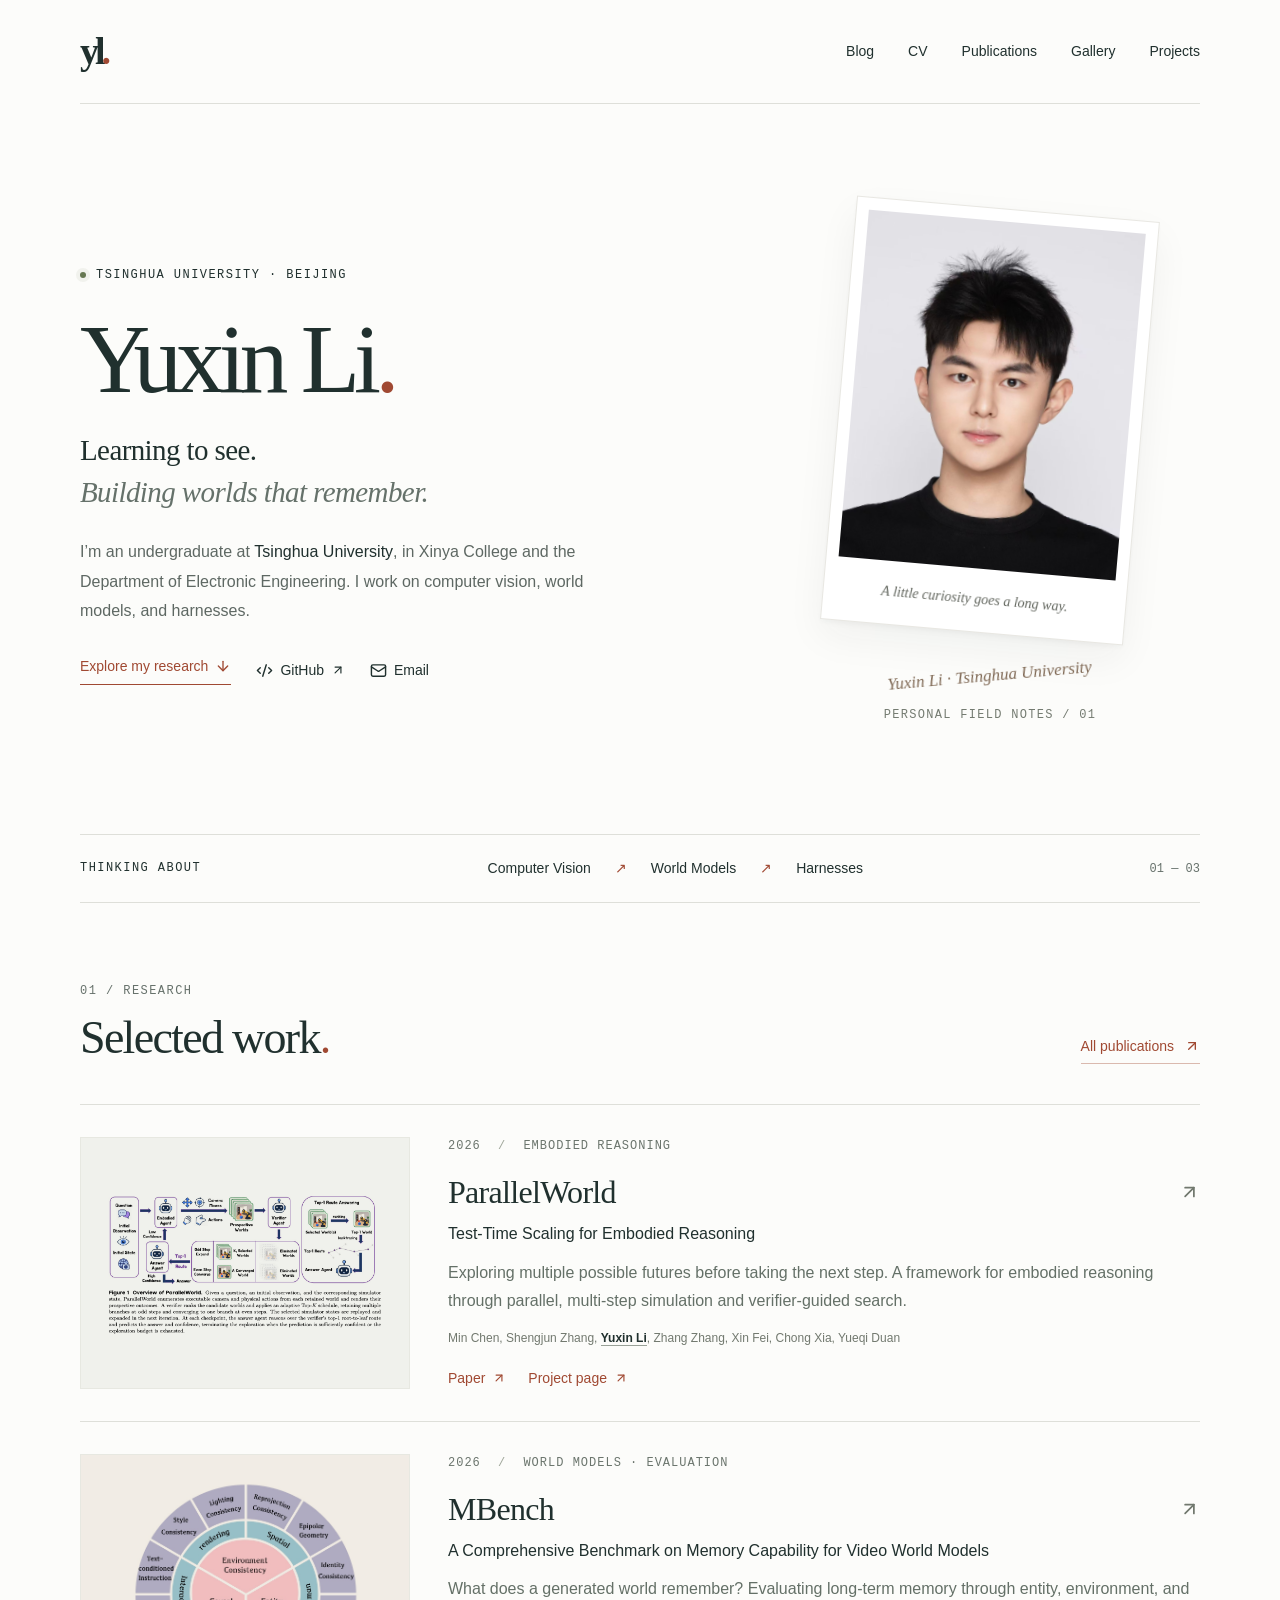
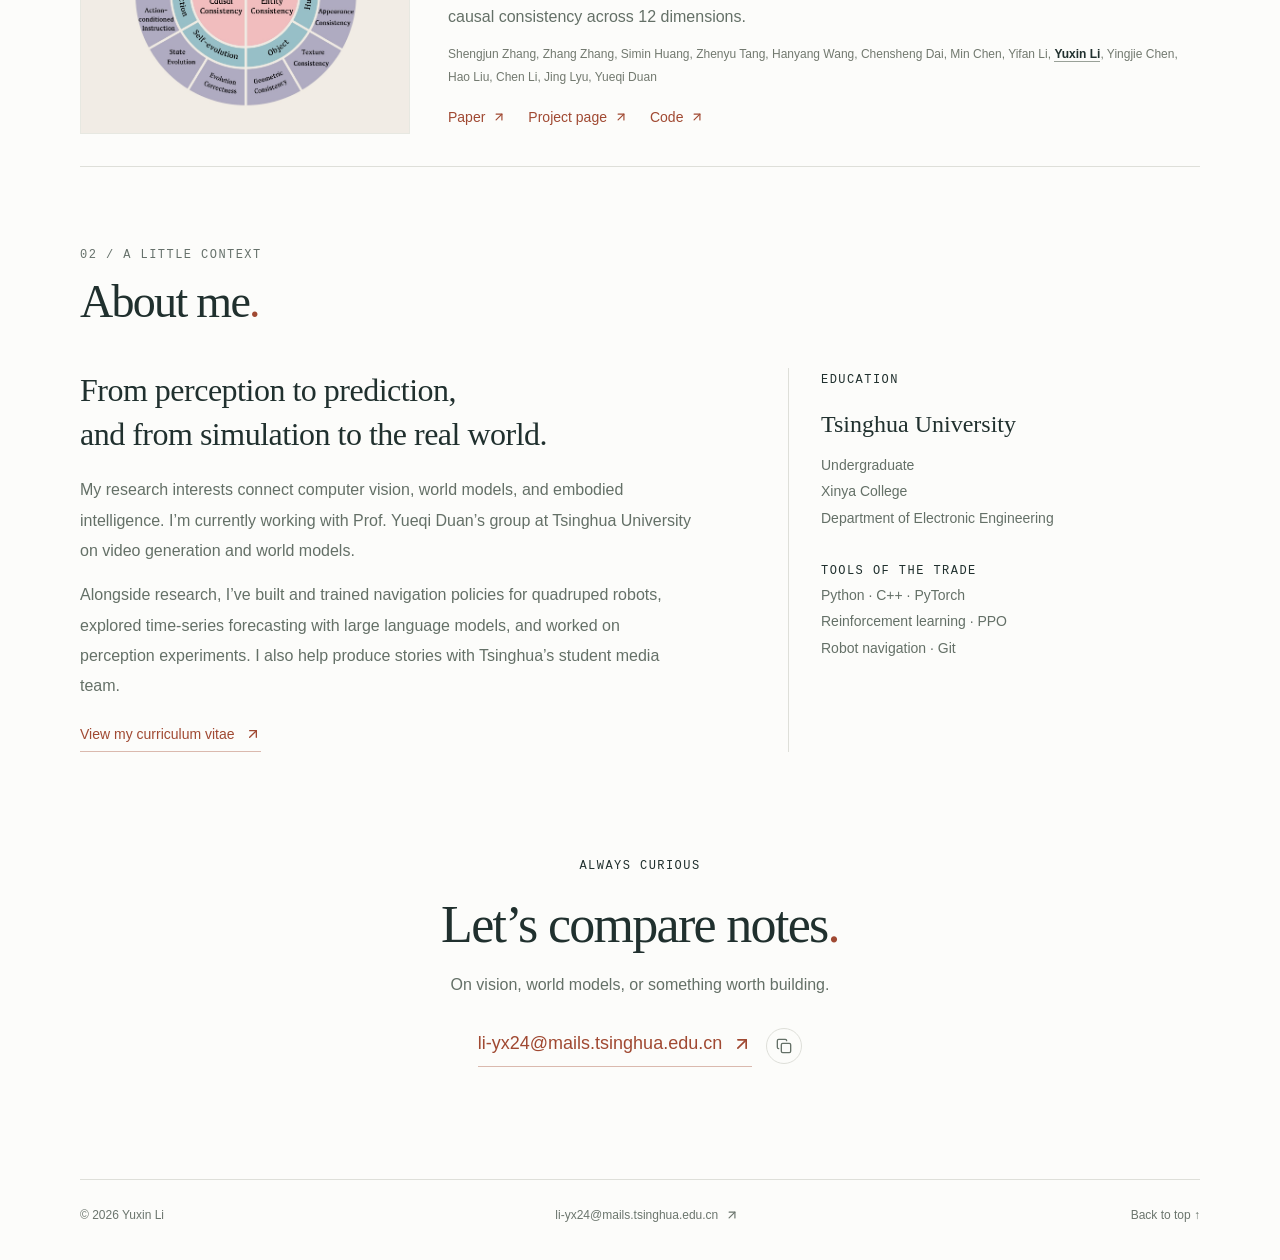
<file: docs/index.html>
<!DOCTYPE html><html lang="en"><head><meta charSet="utf-8"/><meta name="viewport" content="width=device-width, initial-scale=1"/><link rel="preload" href="./images/yuxin-li.jpg" as="image"/><link rel="stylesheet" href="./_next/static/css/index.CFbYIABg.css" data-rsc-css-href="./_next/static/css/index.CFbYIABg.css" data-precedence="vite-rsc/importer-resources"/><title>Yuxin Li — Computer Vision &amp; World Models</title><meta name="description" content="Yuxin Li is an undergraduate at Tsinghua University, Xinya College and the Department of Electronic Engineering, working on computer vision, world models, and harnesses."/><meta name="author" content="Yuxin Li"/><link rel="icon" href="./favicon.svg"/>
</head><body><div id="top"><a class="skip-link" href="#main">Skip to content</a><header class="site-header wrap"><a href="./" class="wordmark" aria-label="Yuxin Li, home">yl<span>.</span></a><nav aria-label="Main navigation"><a href="./blog/">Blog</a><a href="./cv/">CV</a><a href="./publications/">Publications</a><a href="./gallery/">Gallery</a><a href="./projects/">Projects</a></nav></header><main id="main" class="wrap"><section class="hero" aria-labelledby="name"><div class="hero-copy"><p class="eyebrow"><span class="status-dot"></span> TSINGHUA UNIVERSITY · BEIJING</p><h1 id="name">Yuxin Li<span class="accent">.</span></h1><p class="hero-subtitle">Learning to see.<br/><em>Building worlds that remember.</em></p><p class="intro">I’m an undergraduate at <strong>Tsinghua University</strong>, in Xinya College and the Department of Electronic Engineering. I work on computer vision, world models, and harnesses.</p><div class="hero-links"><a class="primary-link" href="./publications/">Explore my research <svg xmlns="http://www.w3.org/2000/svg" width="16" height="16" viewBox="0 0 24 24" fill="none" stroke="currentColor" stroke-width="2" stroke-linecap="round" stroke-linejoin="round" class="lucide lucide-arrow-down" aria-hidden="true"><path d="M12 5v14"></path><path d="m19 12-7 7-7-7"></path></svg></a><a href="https://github.com/Cx300-fh" target="_blank" rel="noreferrer"><svg xmlns="http://www.w3.org/2000/svg" width="17" height="17" viewBox="0 0 24 24" fill="none" stroke="currentColor" stroke-width="2" stroke-linecap="round" stroke-linejoin="round" class="lucide lucide-code-xml" aria-hidden="true"><path d="m18 16 4-4-4-4"></path><path d="m6 8-4 4 4 4"></path><path d="m14.5 4-5 16"></path></svg> GitHub <svg xmlns="http://www.w3.org/2000/svg" width="14" height="14" viewBox="0 0 24 24" fill="none" stroke="currentColor" stroke-width="2" stroke-linecap="round" stroke-linejoin="round" class="lucide lucide-arrow-up-right" aria-hidden="true"><path d="M7 7h10v10"></path><path d="M7 17 17 7"></path></svg></a><a href="mailto:li-yx24@mails.tsinghua.edu.cn"><svg xmlns="http://www.w3.org/2000/svg" width="17" height="17" viewBox="0 0 24 24" fill="none" stroke="currentColor" stroke-width="2" stroke-linecap="round" stroke-linejoin="round" class="lucide lucide-mail" aria-hidden="true"><path d="m22 7-8.991 5.727a2 2 0 0 1-2.009 0L2 7"></path><rect x="2" y="4" width="20" height="16" rx="2"></rect></svg> Email</a></div></div><div class="avatar-area"><figure class="polaroid portrait"><img src="./images/yuxin-li.jpg" alt="Portrait of Yuxin Li" width="1280" height="1831"/><figcaption>A little curiosity goes a long way.</figcaption></figure><span class="avatar-note">Yuxin Li · Tsinghua University</span><span class="avatar-index">PERSONAL FIELD NOTES / 01</span></div></section><div class="interest-strip"><span class="eyebrow">THINKING ABOUT</span><p>Computer Vision <span>↗</span> World Models <span>↗</span> Harnesses</p><span class="strip-number">01 — 03</span></div><section id="research" class="section research" aria-labelledby="research-heading"><div class="section-heading"><div><p class="eyebrow">01 / RESEARCH</p><h2 id="research-heading">Selected work<span class="accent">.</span></h2></div><a class="text-link" href="./publications/">All publications <svg xmlns="http://www.w3.org/2000/svg" width="16" height="16" viewBox="0 0 24 24" fill="none" stroke="currentColor" stroke-width="2" stroke-linecap="round" stroke-linejoin="round" class="lucide lucide-arrow-up-right" aria-hidden="true"><path d="M7 7h10v10"></path><path d="M7 17 17 7"></path></svg></a></div><article class="paper"><a class="paper-visual " href="https://chen-min-22.github.io/ParallelWorld-page/" target="_blank" rel="noreferrer" aria-label="ParallelWorld project page"><img src="./images/parallelworld.png" alt="ParallelWorld method: parallel future trajectories and verifier-guided selection" loading="lazy"/></a><div class="paper-copy"><p class="paper-meta">2026 <span>/</span> <!-- -->EMBODIED REASONING</p><h3><a href="https://arxiv.org/abs/2608.22971" target="_blank" rel="noreferrer">ParallelWorld<svg xmlns="http://www.w3.org/2000/svg" width="24" height="24" viewBox="0 0 24 24" fill="none" stroke="currentColor" stroke-width="2" stroke-linecap="round" stroke-linejoin="round" class="lucide lucide-arrow-up-right" aria-hidden="true"><path d="M7 7h10v10"></path><path d="M7 17 17 7"></path></svg></a></h3><p class="paper-subtitle">Test-Time Scaling for Embodied Reasoning</p><p class="paper-description">Exploring multiple possible futures before taking the next step. A framework for embodied reasoning through parallel, multi-step simulation and verifier-guided search.</p><p class="authors">Min Chen, Shengjun Zhang, <strong>Yuxin Li</strong>, Zhang Zhang, Xin Fei, Chong Xia, Yueqi Duan</p><div class="paper-links"><a href="https://arxiv.org/abs/2608.22971" target="_blank" rel="noreferrer">Paper <svg xmlns="http://www.w3.org/2000/svg" width="14" height="14" viewBox="0 0 24 24" fill="none" stroke="currentColor" stroke-width="2" stroke-linecap="round" stroke-linejoin="round" class="lucide lucide-arrow-up-right" aria-hidden="true"><path d="M7 7h10v10"></path><path d="M7 17 17 7"></path></svg></a><a href="https://chen-min-22.github.io/ParallelWorld-page/" target="_blank" rel="noreferrer">Project page <svg xmlns="http://www.w3.org/2000/svg" width="14" height="14" viewBox="0 0 24 24" fill="none" stroke="currentColor" stroke-width="2" stroke-linecap="round" stroke-linejoin="round" class="lucide lucide-arrow-up-right" aria-hidden="true"><path d="M7 7h10v10"></path><path d="M7 17 17 7"></path></svg></a></div></div></article><article class="paper"><a class="paper-visual mbench" href="https://peanutup.github.io/MBench-project/" target="_blank" rel="noreferrer" aria-label="MBench project page"><img src="./images/mbench.jpg" alt="MBench taxonomy of entity, environment, and causal consistency" loading="lazy"/></a><div class="paper-copy"><p class="paper-meta">2026 <span>/</span> <!-- -->WORLD MODELS · EVALUATION</p><h3><a href="https://arxiv.org/abs/2606.00793" target="_blank" rel="noreferrer">MBench<svg xmlns="http://www.w3.org/2000/svg" width="24" height="24" viewBox="0 0 24 24" fill="none" stroke="currentColor" stroke-width="2" stroke-linecap="round" stroke-linejoin="round" class="lucide lucide-arrow-up-right" aria-hidden="true"><path d="M7 7h10v10"></path><path d="M7 17 17 7"></path></svg></a></h3><p class="paper-subtitle">A Comprehensive Benchmark on Memory Capability for Video World Models</p><p class="paper-description">What does a generated world remember? Evaluating long-term memory through entity, environment, and causal consistency across 12 dimensions.</p><p class="authors">Shengjun Zhang, Zhang Zhang, Simin Huang, Zhenyu Tang, Hanyang Wang, Chensheng Dai, Min Chen, Yifan Li, <strong>Yuxin Li</strong>, Yingjie Chen, Hao Liu, Chen Li, Jing Lyu, Yueqi Duan</p><div class="paper-links"><a href="https://arxiv.org/abs/2606.00793" target="_blank" rel="noreferrer">Paper <svg xmlns="http://www.w3.org/2000/svg" width="14" height="14" viewBox="0 0 24 24" fill="none" stroke="currentColor" stroke-width="2" stroke-linecap="round" stroke-linejoin="round" class="lucide lucide-arrow-up-right" aria-hidden="true"><path d="M7 7h10v10"></path><path d="M7 17 17 7"></path></svg></a><a href="https://peanutup.github.io/MBench-project/" target="_blank" rel="noreferrer">Project page <svg xmlns="http://www.w3.org/2000/svg" width="14" height="14" viewBox="0 0 24 24" fill="none" stroke="currentColor" stroke-width="2" stroke-linecap="round" stroke-linejoin="round" class="lucide lucide-arrow-up-right" aria-hidden="true"><path d="M7 7h10v10"></path><path d="M7 17 17 7"></path></svg></a><a href="https://github.com/study-overflow/MBench" target="_blank" rel="noreferrer">Code <svg xmlns="http://www.w3.org/2000/svg" width="14" height="14" viewBox="0 0 24 24" fill="none" stroke="currentColor" stroke-width="2" stroke-linecap="round" stroke-linejoin="round" class="lucide lucide-arrow-up-right" aria-hidden="true"><path d="M7 7h10v10"></path><path d="M7 17 17 7"></path></svg></a></div></div></article></section><section id="about" class="section about"><div class="section-heading"><div><p class="eyebrow">02 / A LITTLE CONTEXT</p><h2>About me<span class="accent">.</span></h2></div></div><div class="about-grid"><div><p class="about-lead">From perception to prediction,<br/>and from simulation to the real world.</p><p class="about-text">My research interests connect computer vision, world models, and embodied intelligence. I’m currently working with Prof. Yueqi Duan’s group at Tsinghua University on video generation and world models.</p><p class="about-text">Alongside research, I’ve built and trained navigation policies for quadruped robots, explored time-series forecasting with large language models, and worked on perception experiments. I also help produce stories with Tsinghua’s student media team.</p><a class="text-link" href="./cv/" target="_blank" rel="noreferrer">View my curriculum vitae <svg xmlns="http://www.w3.org/2000/svg" width="16" height="16" viewBox="0 0 24 24" fill="none" stroke="currentColor" stroke-width="2" stroke-linecap="round" stroke-linejoin="round" class="lucide lucide-arrow-up-right" aria-hidden="true"><path d="M7 7h10v10"></path><path d="M7 17 17 7"></path></svg></a></div><aside class="background-notes"><p class="eyebrow">EDUCATION</p><p class="school">Tsinghua University</p><p>Undergraduate<br/>Xinya College<br/>Department of Electronic Engineering</p><div class="skills"><p class="eyebrow">TOOLS OF THE TRADE</p><p>Python · C++ · PyTorch<br/>Reinforcement learning · PPO<br/>Robot navigation · Git</p></div></aside></div></section><section class="contact" aria-labelledby="contact-heading"><p class="eyebrow">ALWAYS CURIOUS</p><h2 id="contact-heading">Let’s compare notes<span class="accent">.</span></h2><p>On vision, world models, or something worth building.</p><div class="contact-links"><a href="mailto:li-yx24@mails.tsinghua.edu.cn">li-yx24@mails.tsinghua.edu.cn <svg xmlns="http://www.w3.org/2000/svg" width="20" height="20" viewBox="0 0 24 24" fill="none" stroke="currentColor" stroke-width="2" stroke-linecap="round" stroke-linejoin="round" class="lucide lucide-arrow-up-right" aria-hidden="true"><path d="M7 7h10v10"></path><path d="M7 17 17 7"></path></svg></a><button type="button" class="copy-email" aria-label="Copy email address" data-copy-email="true"><svg xmlns="http://www.w3.org/2000/svg" width="16" height="16" viewBox="0 0 24 24" fill="none" stroke="currentColor" stroke-width="2" stroke-linecap="round" stroke-linejoin="round" class="lucide lucide-copy" aria-hidden="true"><rect width="14" height="14" x="8" y="8" rx="2" ry="2"></rect><path d="M4 16c-1.1 0-2-.9-2-2V4c0-1.1.9-2 2-2h10c1.1 0 2 .9 2 2"></path></svg></button><span role="status" class="copy-status"></span></div></section></main><footer class="wrap"><p>© 2026 Yuxin Li</p><a href="mailto:li-yx24@mails.tsinghua.edu.cn">li-yx24@mails.tsinghua.edu.cn <svg xmlns="http://www.w3.org/2000/svg" width="14" height="14" viewBox="0 0 24 24" fill="none" stroke="currentColor" stroke-width="2" stroke-linecap="round" stroke-linejoin="round" class="lucide lucide-arrow-up-right" aria-hidden="true"><path d="M7 7h10v10"></path><path d="M7 17 17 7"></path></svg></a><a href="#top">Back to top ↑</a></footer></div><script src="./interactions.js" defer></script></body></html>
</file>
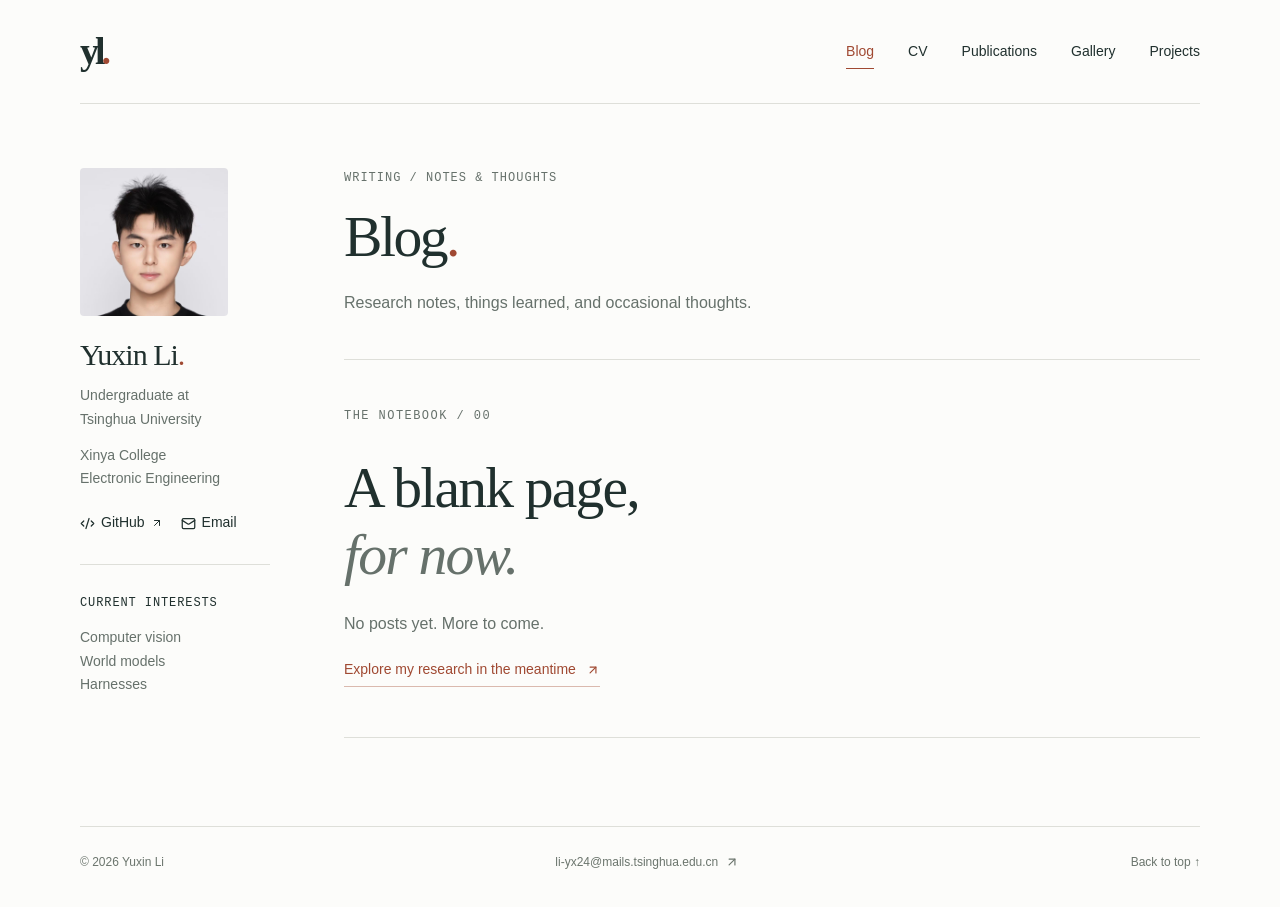
<file: docs/blog/index.html>
<!DOCTYPE html><html lang="en"><head><meta charSet="utf-8"/><meta name="viewport" content="width=device-width, initial-scale=1"/><link rel="preload" href="../images/yuxin-li.jpg" as="image"/><link rel="stylesheet" href="../_next/static/css/index.CFbYIABg.css" data-rsc-css-href="../_next/static/css/index.CFbYIABg.css" data-precedence="vite-rsc/importer-resources"/><title>Blog — Yuxin Li</title><meta name="description" content="A space for future research notes and personal writing."/><meta name="author" content="Yuxin Li"/><link rel="icon" href="../favicon.svg"/>
</head><body><div id="top"><a class="skip-link" href="#main">Skip to content</a><header class="site-header wrap"><a href="../" class="wordmark" aria-label="Yuxin Li, home">yl<span>.</span></a><nav aria-label="Main navigation"><a href="../blog/" aria-current="page">Blog</a><a href="../cv/">CV</a><a href="../publications/">Publications</a><a href="../gallery/">Gallery</a><a href="../projects/">Projects</a></nav></header><div class="archive-layout wrap"><aside class="profile-sidebar"><a href="../" aria-label="Back to Yuxin Li’s homepage"><img src="../images/yuxin-li.jpg" alt="Portrait of Yuxin Li" width="1280" height="1831"/></a><a class="profile-name" href="../">Yuxin Li<span class="accent">.</span></a><p>Undergraduate at<br/>Tsinghua University</p><p class="profile-affiliation">Xinya College<br/>Electronic Engineering</p><div class="profile-links"><a href="https://github.com/Cx300-fh" target="_blank" rel="noreferrer"><svg xmlns="http://www.w3.org/2000/svg" width="15" height="15" viewBox="0 0 24 24" fill="none" stroke="currentColor" stroke-width="2" stroke-linecap="round" stroke-linejoin="round" class="lucide lucide-code-xml" aria-hidden="true"><path d="m18 16 4-4-4-4"></path><path d="m6 8-4 4 4 4"></path><path d="m14.5 4-5 16"></path></svg> GitHub <svg xmlns="http://www.w3.org/2000/svg" width="12" height="12" viewBox="0 0 24 24" fill="none" stroke="currentColor" stroke-width="2" stroke-linecap="round" stroke-linejoin="round" class="lucide lucide-arrow-up-right" aria-hidden="true"><path d="M7 7h10v10"></path><path d="M7 17 17 7"></path></svg></a><a href="mailto:li-yx24@mails.tsinghua.edu.cn"><svg xmlns="http://www.w3.org/2000/svg" width="15" height="15" viewBox="0 0 24 24" fill="none" stroke="currentColor" stroke-width="2" stroke-linecap="round" stroke-linejoin="round" class="lucide lucide-mail" aria-hidden="true"><path d="m22 7-8.991 5.727a2 2 0 0 1-2.009 0L2 7"></path><rect x="2" y="4" width="20" height="16" rx="2"></rect></svg> Email</a></div><div class="sidebar-interests"><span class="eyebrow">CURRENT INTERESTS</span><p>Computer vision<br/>World models<br/>Harnesses</p></div></aside><main id="main" class="archive-main"><div class="page-heading"><p class="eyebrow">WRITING / NOTES &amp; THOUGHTS</p><h1>Blog<span class="accent">.</span></h1><p>Research notes, things learned, and occasional thoughts.</p></div><div class="blog-empty"><span class="eyebrow">THE NOTEBOOK / 00</span><h2>A blank page,<br/><em>for now.</em></h2><p>No posts yet. More to come.</p><a class="text-link" href="../publications/">Explore my research in the meantime <svg xmlns="http://www.w3.org/2000/svg" width="14" height="14" viewBox="0 0 24 24" fill="none" stroke="currentColor" stroke-width="2" stroke-linecap="round" stroke-linejoin="round" class="lucide lucide-arrow-up-right" aria-hidden="true"><path d="M7 7h10v10"></path><path d="M7 17 17 7"></path></svg></a></div></main></div><footer class="wrap"><p>© 2026 Yuxin Li</p><a href="mailto:li-yx24@mails.tsinghua.edu.cn">li-yx24@mails.tsinghua.edu.cn <svg xmlns="http://www.w3.org/2000/svg" width="14" height="14" viewBox="0 0 24 24" fill="none" stroke="currentColor" stroke-width="2" stroke-linecap="round" stroke-linejoin="round" class="lucide lucide-arrow-up-right" aria-hidden="true"><path d="M7 7h10v10"></path><path d="M7 17 17 7"></path></svg></a><a href="#top">Back to top ↑</a></footer></div><script src="../interactions.js" defer></script></body></html>
</file>
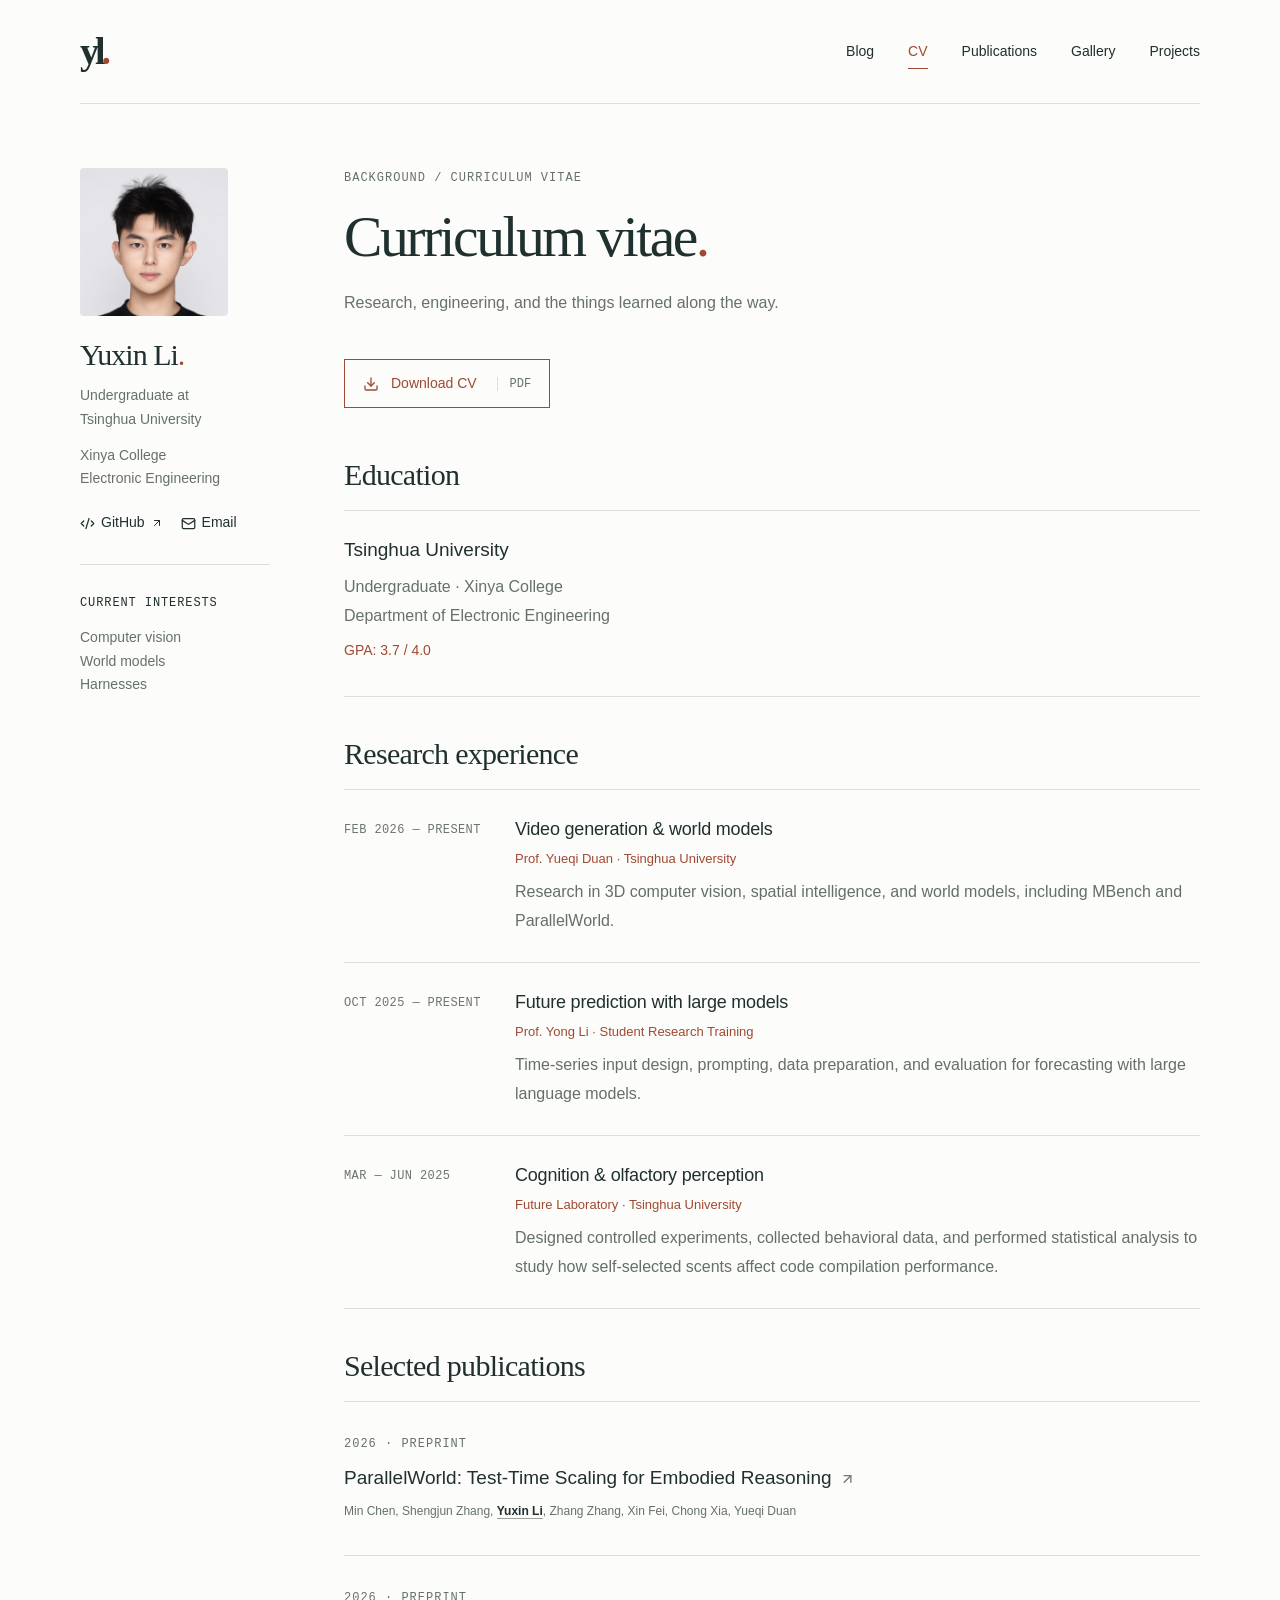
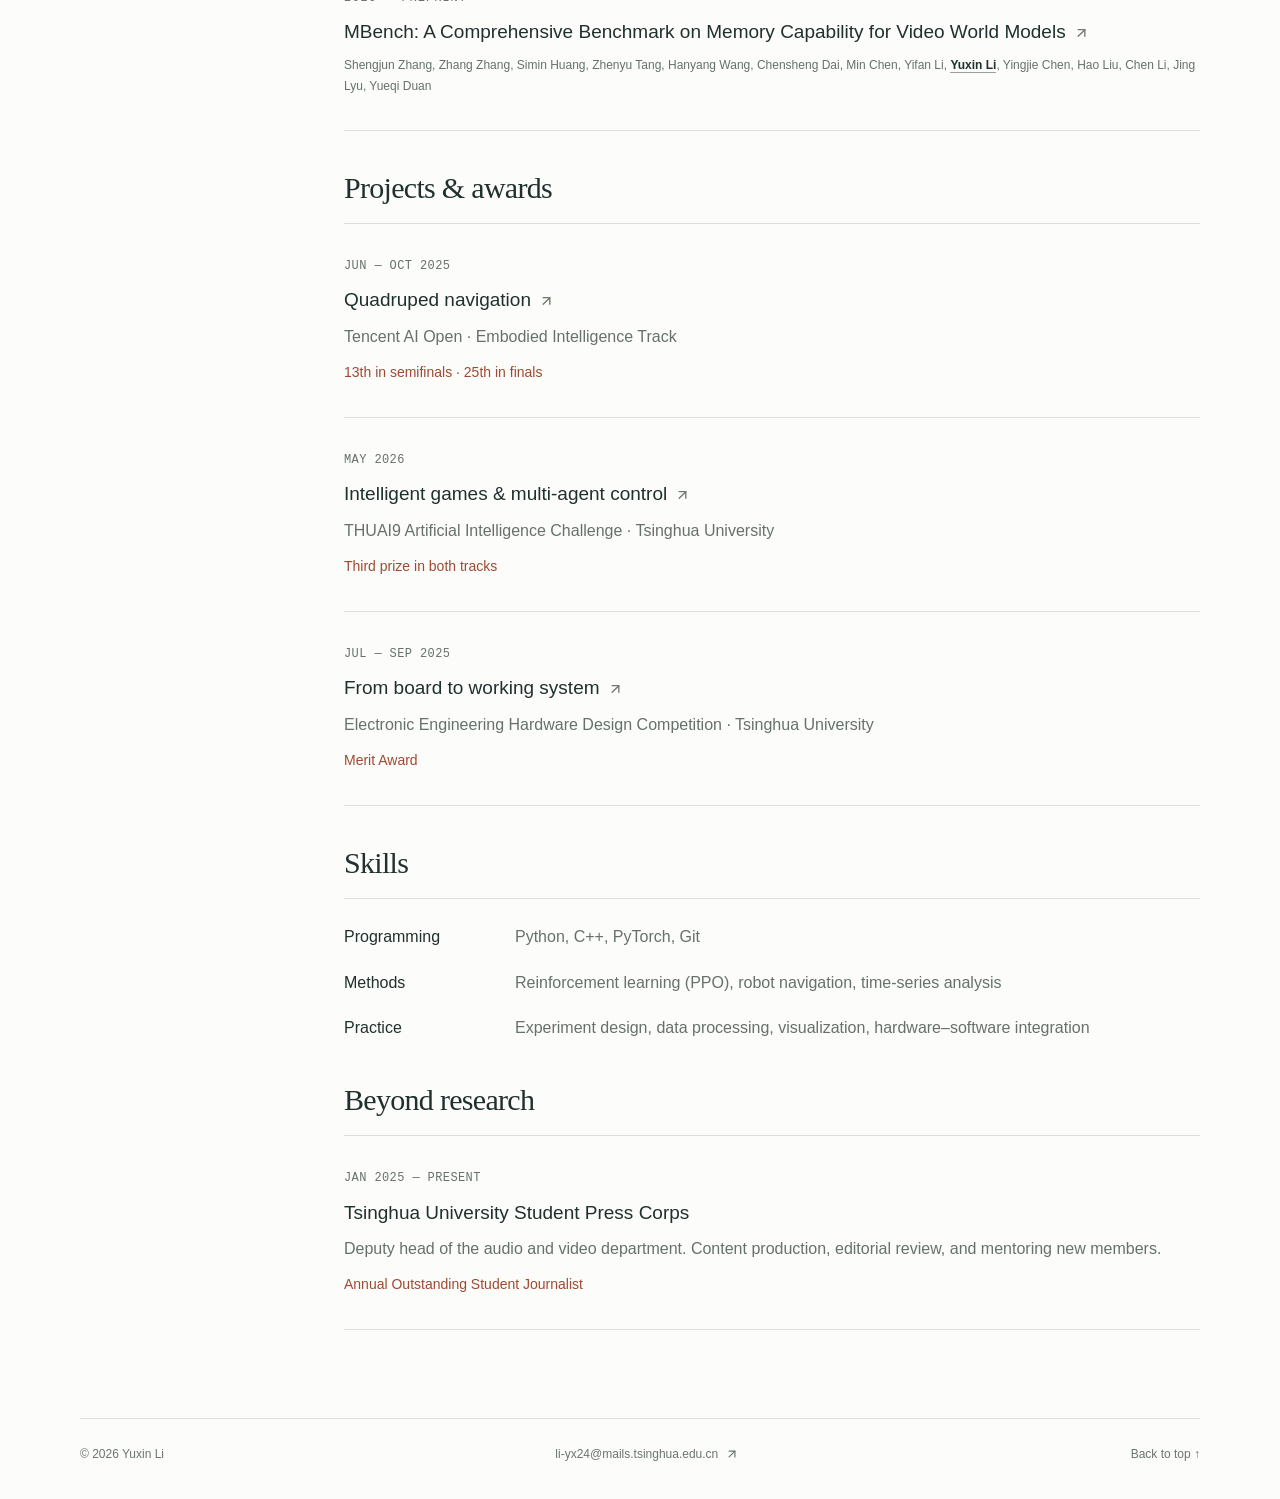
<file: docs/cv/index.html>
<!DOCTYPE html><html lang="en"><head><meta charSet="utf-8"/><meta name="viewport" content="width=device-width, initial-scale=1"/><link rel="preload" href="../images/yuxin-li.jpg" as="image"/><link rel="stylesheet" href="../_next/static/css/index.CFbYIABg.css" data-rsc-css-href="../_next/static/css/index.CFbYIABg.css" data-precedence="vite-rsc/importer-resources"/><title>CV — Yuxin Li</title><meta name="description" content="Education, research experience, selected publications, projects, and skills."/><meta name="author" content="Yuxin Li"/><link rel="icon" href="../favicon.svg"/>
</head><body><div id="top"><a class="skip-link" href="#main">Skip to content</a><header class="site-header wrap"><a href="../" class="wordmark" aria-label="Yuxin Li, home">yl<span>.</span></a><nav aria-label="Main navigation"><a href="../blog/">Blog</a><a href="../cv/" aria-current="page">CV</a><a href="../publications/">Publications</a><a href="../gallery/">Gallery</a><a href="../projects/">Projects</a></nav></header><div class="archive-layout wrap"><aside class="profile-sidebar"><a href="../" aria-label="Back to Yuxin Li’s homepage"><img src="../images/yuxin-li.jpg" alt="Portrait of Yuxin Li" width="1280" height="1831"/></a><a class="profile-name" href="../">Yuxin Li<span class="accent">.</span></a><p>Undergraduate at<br/>Tsinghua University</p><p class="profile-affiliation">Xinya College<br/>Electronic Engineering</p><div class="profile-links"><a href="https://github.com/Cx300-fh" target="_blank" rel="noreferrer"><svg xmlns="http://www.w3.org/2000/svg" width="15" height="15" viewBox="0 0 24 24" fill="none" stroke="currentColor" stroke-width="2" stroke-linecap="round" stroke-linejoin="round" class="lucide lucide-code-xml" aria-hidden="true"><path d="m18 16 4-4-4-4"></path><path d="m6 8-4 4 4 4"></path><path d="m14.5 4-5 16"></path></svg> GitHub <svg xmlns="http://www.w3.org/2000/svg" width="12" height="12" viewBox="0 0 24 24" fill="none" stroke="currentColor" stroke-width="2" stroke-linecap="round" stroke-linejoin="round" class="lucide lucide-arrow-up-right" aria-hidden="true"><path d="M7 7h10v10"></path><path d="M7 17 17 7"></path></svg></a><a href="mailto:li-yx24@mails.tsinghua.edu.cn"><svg xmlns="http://www.w3.org/2000/svg" width="15" height="15" viewBox="0 0 24 24" fill="none" stroke="currentColor" stroke-width="2" stroke-linecap="round" stroke-linejoin="round" class="lucide lucide-mail" aria-hidden="true"><path d="m22 7-8.991 5.727a2 2 0 0 1-2.009 0L2 7"></path><rect x="2" y="4" width="20" height="16" rx="2"></rect></svg> Email</a></div><div class="sidebar-interests"><span class="eyebrow">CURRENT INTERESTS</span><p>Computer vision<br/>World models<br/>Harnesses</p></div></aside><main id="main" class="archive-main"><div class="page-heading"><p class="eyebrow">BACKGROUND / CURRICULUM VITAE</p><h1>Curriculum vitae<span class="accent">.</span></h1><p>Research, engineering, and the things learned along the way.</p></div><a class="download-link" href="../Yuxin-Li-CV.pdf" download=""><svg xmlns="http://www.w3.org/2000/svg" width="16" height="16" viewBox="0 0 24 24" fill="none" stroke="currentColor" stroke-width="2" stroke-linecap="round" stroke-linejoin="round" class="lucide lucide-download" aria-hidden="true"><path d="M12 15V3"></path><path d="M21 15v4a2 2 0 0 1-2 2H5a2 2 0 0 1-2-2v-4"></path><path d="m7 10 5 5 5-5"></path></svg> Download CV <span>PDF</span></a><section class="cv-section"><h2>Education</h2><div class="cv-entry"><h3>Tsinghua University</h3><p>Undergraduate · Xinya College<br/>Department of Electronic Engineering</p><p class="cv-detail">GPA: 3.7 / 4.0</p></div></section><section class="cv-section"><h2>Research experience</h2><article class="experience-entry"><p class="date">FEB 2026 — PRESENT</p><div><h3>Video generation &amp; world models</h3><p class="affiliation">Prof. Yueqi Duan · Tsinghua University</p><p>Research in 3D computer vision, spatial intelligence, and world models, including MBench and ParallelWorld.</p></div></article><article class="experience-entry"><p class="date">OCT 2025 — PRESENT</p><div><h3>Future prediction with large models</h3><p class="affiliation">Prof. Yong Li · Student Research Training</p><p>Time-series input design, prompting, data preparation, and evaluation for forecasting with large language models.</p></div></article><article class="experience-entry"><p class="date">MAR — JUN 2025</p><div><h3>Cognition &amp; olfactory perception</h3><p class="affiliation">Future Laboratory · Tsinghua University</p><p>Designed controlled experiments, collected behavioral data, and performed statistical analysis to study how self-selected scents affect code compilation performance.</p></div></article></section><section class="cv-section"><h2>Selected publications</h2><article class="cv-entry"><p class="paper-meta">2026 · PREPRINT</p><h3><a href="https://arxiv.org/abs/2608.22971" target="_blank" rel="noreferrer">ParallelWorld<!-- -->: <!-- -->Test-Time Scaling for Embodied Reasoning<!-- --> <svg xmlns="http://www.w3.org/2000/svg" width="16" height="16" viewBox="0 0 24 24" fill="none" stroke="currentColor" stroke-width="2" stroke-linecap="round" stroke-linejoin="round" class="lucide lucide-arrow-up-right" aria-hidden="true"><path d="M7 7h10v10"></path><path d="M7 17 17 7"></path></svg></a></h3><p class="authors">Min Chen, Shengjun Zhang, <strong>Yuxin Li</strong>, Zhang Zhang, Xin Fei, Chong Xia, Yueqi Duan</p></article><article class="cv-entry"><p class="paper-meta">2026 · PREPRINT</p><h3><a href="https://arxiv.org/abs/2606.00793" target="_blank" rel="noreferrer">MBench<!-- -->: <!-- -->A Comprehensive Benchmark on Memory Capability for Video World Models<!-- --> <svg xmlns="http://www.w3.org/2000/svg" width="16" height="16" viewBox="0 0 24 24" fill="none" stroke="currentColor" stroke-width="2" stroke-linecap="round" stroke-linejoin="round" class="lucide lucide-arrow-up-right" aria-hidden="true"><path d="M7 7h10v10"></path><path d="M7 17 17 7"></path></svg></a></h3><p class="authors">Shengjun Zhang, Zhang Zhang, Simin Huang, Zhenyu Tang, Hanyang Wang, Chensheng Dai, Min Chen, Yifan Li, <strong>Yuxin Li</strong>, Yingjie Chen, Hao Liu, Chen Li, Jing Lyu, Yueqi Duan</p></article></section><section class="cv-section"><h2>Projects &amp; awards</h2><article class="cv-entry"><p class="date">JUN — OCT 2025</p><h3><a href="../projects/quadruped-navigation/">Quadruped navigation<!-- --> <svg xmlns="http://www.w3.org/2000/svg" width="16" height="16" viewBox="0 0 24 24" fill="none" stroke="currentColor" stroke-width="2" stroke-linecap="round" stroke-linejoin="round" class="lucide lucide-arrow-up-right" aria-hidden="true"><path d="M7 7h10v10"></path><path d="M7 17 17 7"></path></svg></a></h3><p>Tencent AI Open · Embodied Intelligence Track</p><p class="cv-detail">13th in semifinals · 25th in finals</p></article><article class="cv-entry"><p class="date">MAY 2026</p><h3><a href="../projects/multi-agent-control/">Intelligent games &amp; multi-agent control<!-- --> <svg xmlns="http://www.w3.org/2000/svg" width="16" height="16" viewBox="0 0 24 24" fill="none" stroke="currentColor" stroke-width="2" stroke-linecap="round" stroke-linejoin="round" class="lucide lucide-arrow-up-right" aria-hidden="true"><path d="M7 7h10v10"></path><path d="M7 17 17 7"></path></svg></a></h3><p>THUAI9 Artificial Intelligence Challenge · Tsinghua University</p><p class="cv-detail">Third prize in both tracks</p></article><article class="cv-entry"><p class="date">JUL — SEP 2025</p><h3><a href="../projects/embedded-hardware/">From board to working system<!-- --> <svg xmlns="http://www.w3.org/2000/svg" width="16" height="16" viewBox="0 0 24 24" fill="none" stroke="currentColor" stroke-width="2" stroke-linecap="round" stroke-linejoin="round" class="lucide lucide-arrow-up-right" aria-hidden="true"><path d="M7 7h10v10"></path><path d="M7 17 17 7"></path></svg></a></h3><p>Electronic Engineering Hardware Design Competition · Tsinghua University</p><p class="cv-detail">Merit Award</p></article></section><section class="cv-section"><h2>Skills</h2><dl class="skills-list"><dt>Programming</dt><dd>Python, C++, PyTorch, Git</dd><dt>Methods</dt><dd>Reinforcement learning (PPO), robot navigation, time-series analysis</dd><dt>Practice</dt><dd>Experiment design, data processing, visualization, hardware–software integration</dd></dl></section><section class="cv-section"><h2>Beyond research</h2><div class="cv-entry"><p class="date">JAN 2025 — PRESENT</p><h3>Tsinghua University Student Press Corps</h3><p>Deputy head of the audio and video department. Content production, editorial review, and mentoring new members.</p><p class="cv-detail">Annual Outstanding Student Journalist</p></div></section></main></div><footer class="wrap"><p>© 2026 Yuxin Li</p><a href="mailto:li-yx24@mails.tsinghua.edu.cn">li-yx24@mails.tsinghua.edu.cn <svg xmlns="http://www.w3.org/2000/svg" width="14" height="14" viewBox="0 0 24 24" fill="none" stroke="currentColor" stroke-width="2" stroke-linecap="round" stroke-linejoin="round" class="lucide lucide-arrow-up-right" aria-hidden="true"><path d="M7 7h10v10"></path><path d="M7 17 17 7"></path></svg></a><a href="#top">Back to top ↑</a></footer></div><script src="../interactions.js" defer></script></body></html>
</file>
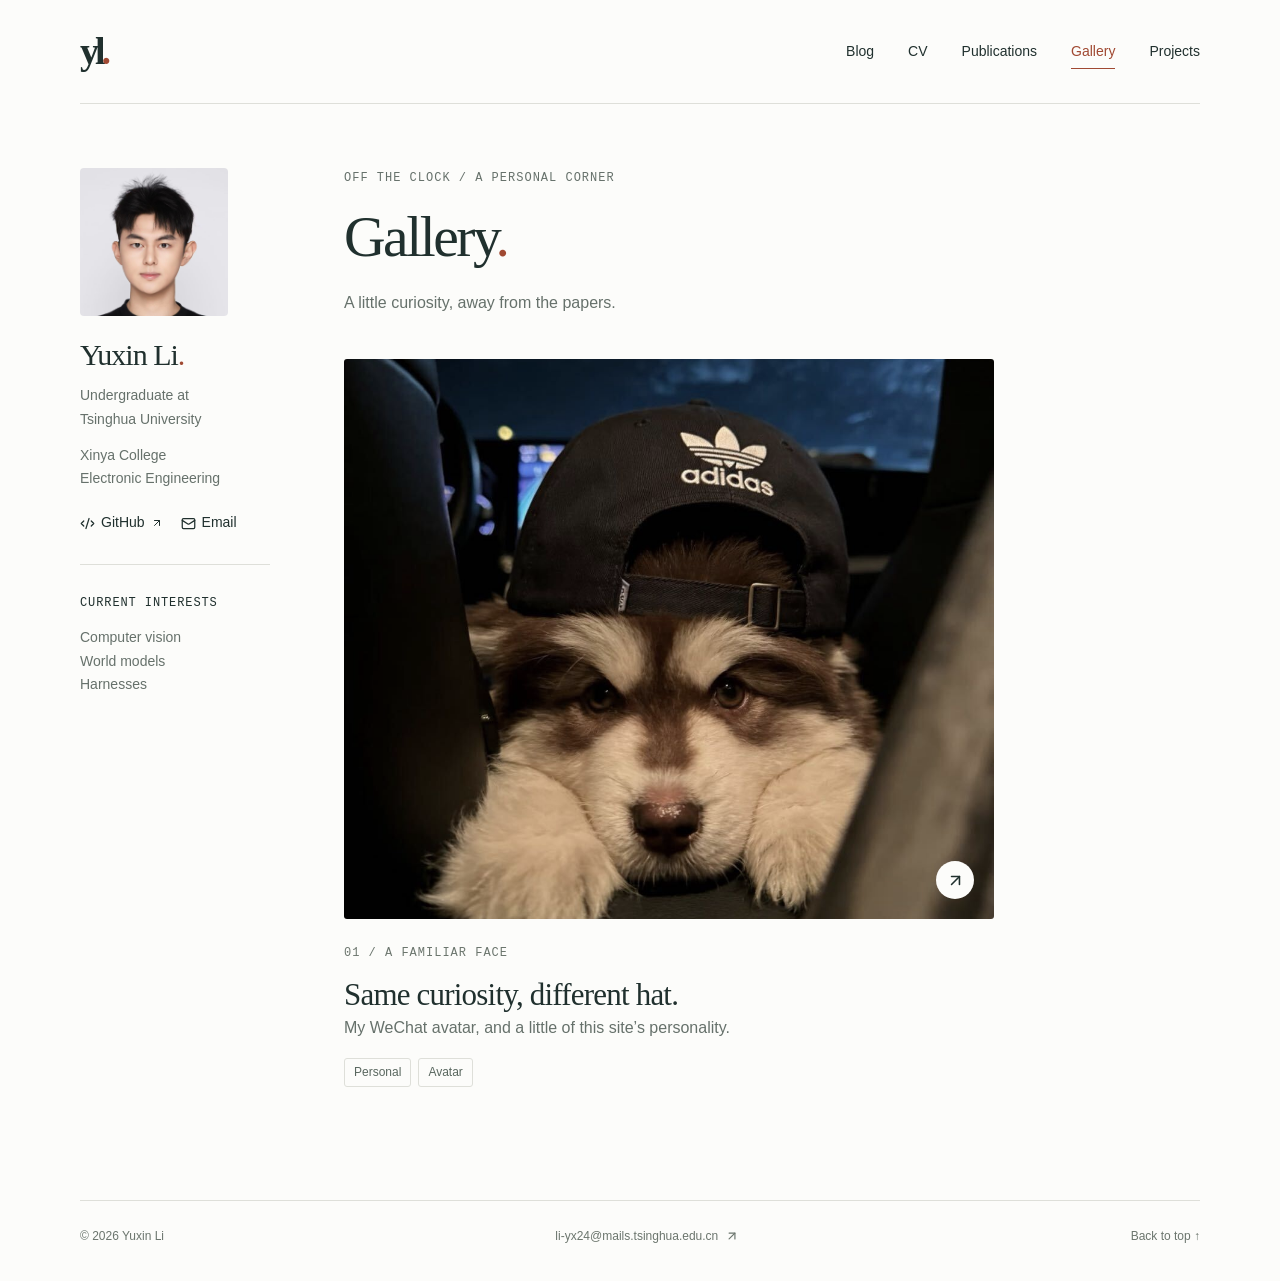
<file: docs/gallery/index.html>
<!DOCTYPE html><html lang="en"><head><meta charSet="utf-8"/><meta name="viewport" content="width=device-width, initial-scale=1"/><link rel="preload" href="../images/yuxin-li.jpg" as="image"/><link rel="preload" href="../images/avatar.jpg" as="image"/><link rel="stylesheet" href="../_next/static/css/index.CFbYIABg.css" data-rsc-css-href="../_next/static/css/index.CFbYIABg.css" data-precedence="vite-rsc/importer-resources"/><title>Gallery — Yuxin Li</title><meta name="description" content="A small personal corner, starting with a familiar face in a backwards cap."/><meta name="author" content="Yuxin Li"/><link rel="icon" href="../favicon.svg"/>
</head><body><div id="top"><a class="skip-link" href="#main">Skip to content</a><header class="site-header wrap"><a href="../" class="wordmark" aria-label="Yuxin Li, home">yl<span>.</span></a><nav aria-label="Main navigation"><a href="../blog/">Blog</a><a href="../cv/">CV</a><a href="../publications/">Publications</a><a href="../gallery/" aria-current="page">Gallery</a><a href="../projects/">Projects</a></nav></header><div class="archive-layout wrap"><aside class="profile-sidebar"><a href="../" aria-label="Back to Yuxin Li’s homepage"><img src="../images/yuxin-li.jpg" alt="Portrait of Yuxin Li" width="1280" height="1831"/></a><a class="profile-name" href="../">Yuxin Li<span class="accent">.</span></a><p>Undergraduate at<br/>Tsinghua University</p><p class="profile-affiliation">Xinya College<br/>Electronic Engineering</p><div class="profile-links"><a href="https://github.com/Cx300-fh" target="_blank" rel="noreferrer"><svg xmlns="http://www.w3.org/2000/svg" width="15" height="15" viewBox="0 0 24 24" fill="none" stroke="currentColor" stroke-width="2" stroke-linecap="round" stroke-linejoin="round" class="lucide lucide-code-xml" aria-hidden="true"><path d="m18 16 4-4-4-4"></path><path d="m6 8-4 4 4 4"></path><path d="m14.5 4-5 16"></path></svg> GitHub <svg xmlns="http://www.w3.org/2000/svg" width="12" height="12" viewBox="0 0 24 24" fill="none" stroke="currentColor" stroke-width="2" stroke-linecap="round" stroke-linejoin="round" class="lucide lucide-arrow-up-right" aria-hidden="true"><path d="M7 7h10v10"></path><path d="M7 17 17 7"></path></svg></a><a href="mailto:li-yx24@mails.tsinghua.edu.cn"><svg xmlns="http://www.w3.org/2000/svg" width="15" height="15" viewBox="0 0 24 24" fill="none" stroke="currentColor" stroke-width="2" stroke-linecap="round" stroke-linejoin="round" class="lucide lucide-mail" aria-hidden="true"><path d="m22 7-8.991 5.727a2 2 0 0 1-2.009 0L2 7"></path><rect x="2" y="4" width="20" height="16" rx="2"></rect></svg> Email</a></div><div class="sidebar-interests"><span class="eyebrow">CURRENT INTERESTS</span><p>Computer vision<br/>World models<br/>Harnesses</p></div></aside><main id="main" class="archive-main"><div class="page-heading"><p class="eyebrow">OFF THE CLOCK / A PERSONAL CORNER</p><h1>Gallery<span class="accent">.</span></h1><p>A little curiosity, away from the papers.</p></div><div class="gallery-grid"><figure class="gallery-card"><a href="../images/avatar.jpg" target="_blank" rel="noreferrer" aria-label="Open the full-size avatar image"><img src="../images/avatar.jpg" alt="A fluffy puppy wearing a backwards black baseball cap" width="1080" height="1080"/><span class="gallery-expand"><svg xmlns="http://www.w3.org/2000/svg" width="19" height="19" viewBox="0 0 24 24" fill="none" stroke="currentColor" stroke-width="2" stroke-linecap="round" stroke-linejoin="round" class="lucide lucide-arrow-up-right" aria-hidden="true"><path d="M7 7h10v10"></path><path d="M7 17 17 7"></path></svg></span></a><figcaption><div><p class="paper-meta">01 / A FAMILIAR FACE</p><h2>Same curiosity, different hat.</h2><p>My WeChat avatar, and a little of this site’s personality.</p><div class="tags"><span>Personal</span><span>Avatar</span></div></div></figcaption></figure></div></main></div><footer class="wrap"><p>© 2026 Yuxin Li</p><a href="mailto:li-yx24@mails.tsinghua.edu.cn">li-yx24@mails.tsinghua.edu.cn <svg xmlns="http://www.w3.org/2000/svg" width="14" height="14" viewBox="0 0 24 24" fill="none" stroke="currentColor" stroke-width="2" stroke-linecap="round" stroke-linejoin="round" class="lucide lucide-arrow-up-right" aria-hidden="true"><path d="M7 7h10v10"></path><path d="M7 17 17 7"></path></svg></a><a href="#top">Back to top ↑</a></footer></div><script src="../interactions.js" defer></script></body></html>
</file>
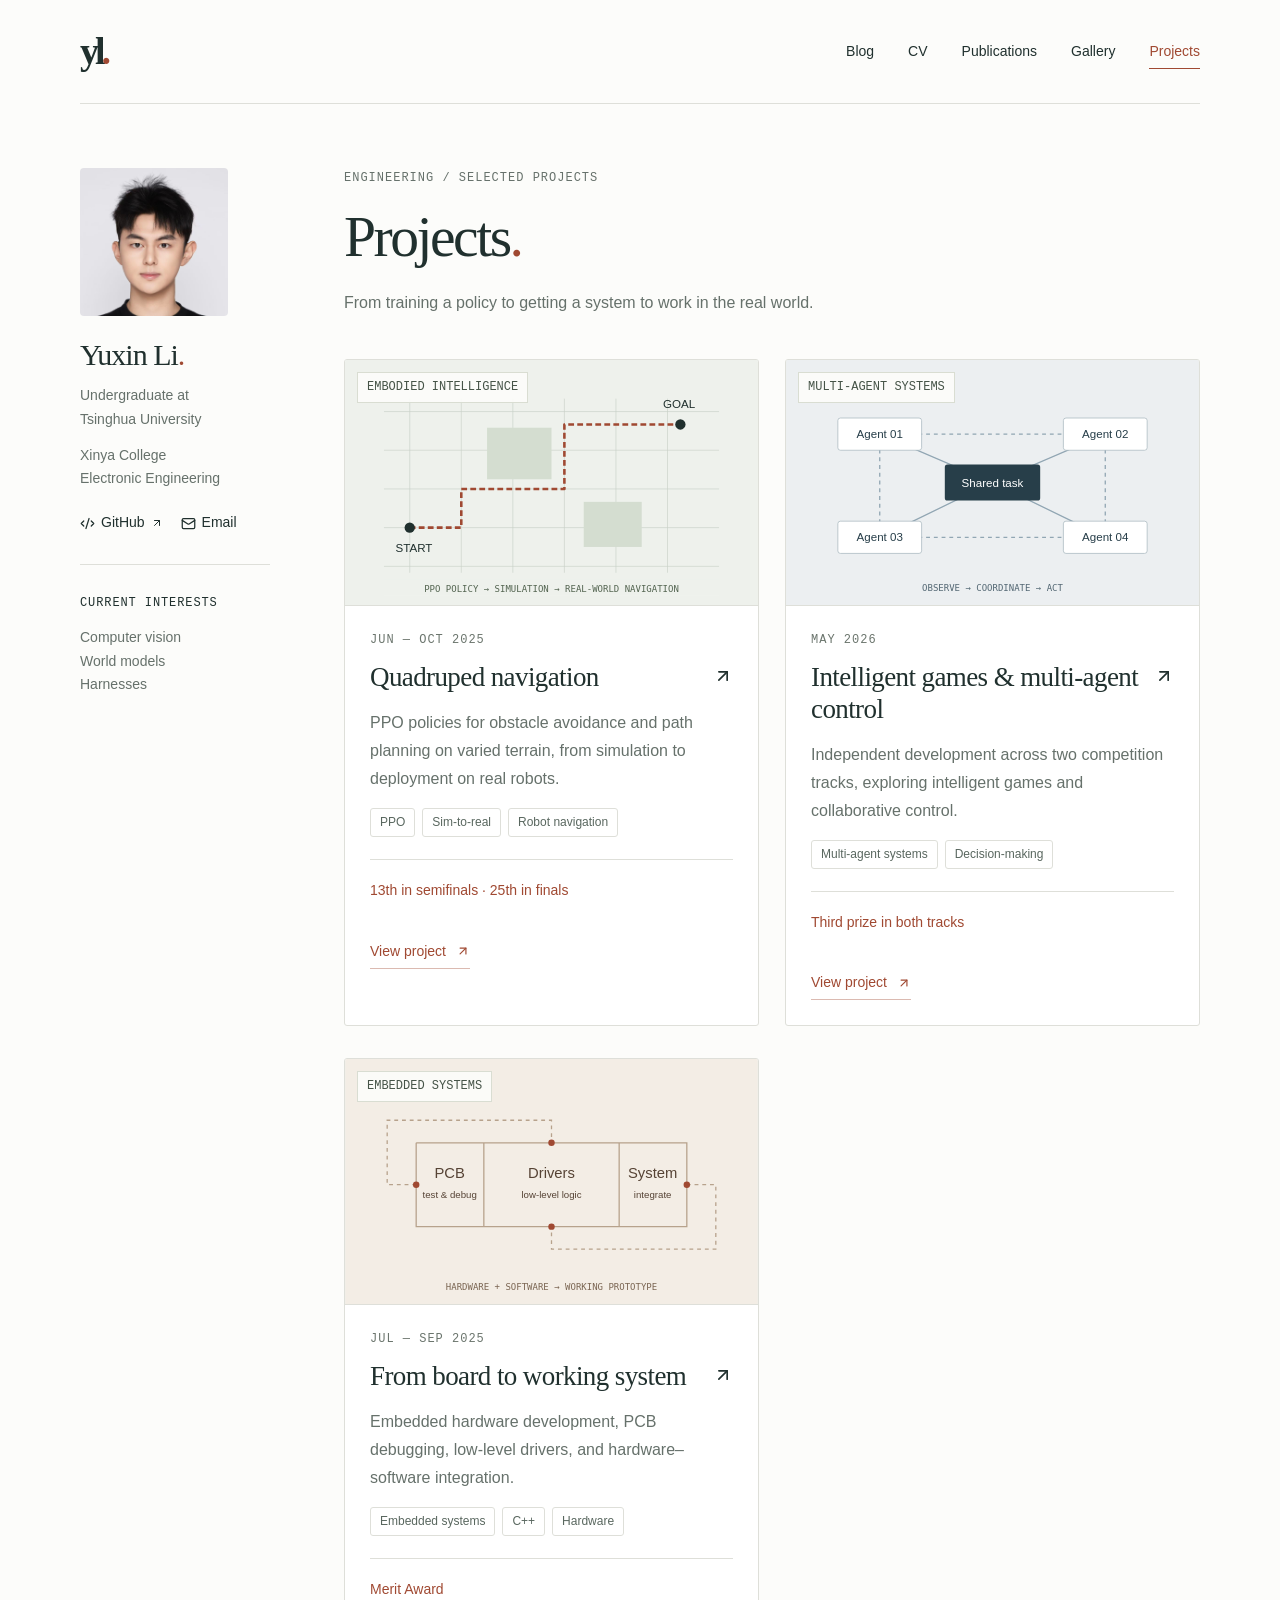
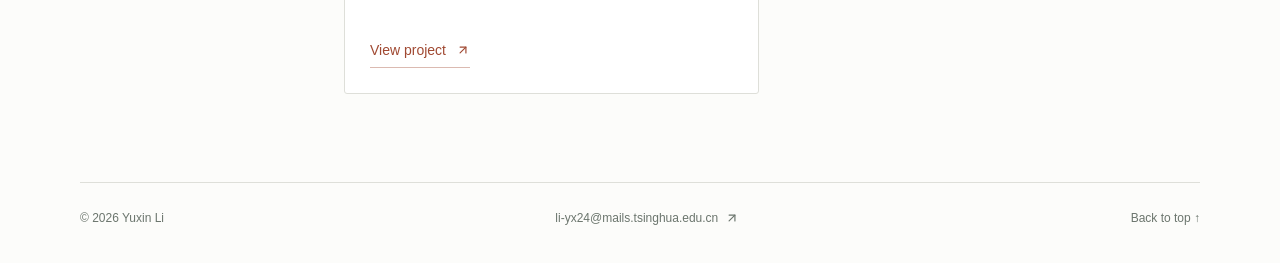
<file: docs/projects/index.html>
<!DOCTYPE html><html lang="en"><head><meta charSet="utf-8"/><meta name="viewport" content="width=device-width, initial-scale=1"/><link rel="preload" href="../images/yuxin-li.jpg" as="image"/><link rel="stylesheet" href="../_next/static/css/index.CFbYIABg.css" data-rsc-css-href="../_next/static/css/index.CFbYIABg.css" data-precedence="vite-rsc/importer-resources"/><title>Projects — Yuxin Li</title><meta name="description" content="Selected engineering projects in robot navigation, multi-agent control, and embedded hardware."/><meta name="author" content="Yuxin Li"/><link rel="icon" href="../favicon.svg"/>
</head><body><div id="top"><a class="skip-link" href="#main">Skip to content</a><header class="site-header wrap"><a href="../" class="wordmark" aria-label="Yuxin Li, home">yl<span>.</span></a><nav aria-label="Main navigation"><a href="../blog/">Blog</a><a href="../cv/">CV</a><a href="../publications/">Publications</a><a href="../gallery/">Gallery</a><a href="../projects/" aria-current="page">Projects</a></nav></header><div class="archive-layout wrap"><aside class="profile-sidebar"><a href="../" aria-label="Back to Yuxin Li’s homepage"><img src="../images/yuxin-li.jpg" alt="Portrait of Yuxin Li" width="1280" height="1831"/></a><a class="profile-name" href="../">Yuxin Li<span class="accent">.</span></a><p>Undergraduate at<br/>Tsinghua University</p><p class="profile-affiliation">Xinya College<br/>Electronic Engineering</p><div class="profile-links"><a href="https://github.com/Cx300-fh" target="_blank" rel="noreferrer"><svg xmlns="http://www.w3.org/2000/svg" width="15" height="15" viewBox="0 0 24 24" fill="none" stroke="currentColor" stroke-width="2" stroke-linecap="round" stroke-linejoin="round" class="lucide lucide-code-xml" aria-hidden="true"><path d="m18 16 4-4-4-4"></path><path d="m6 8-4 4 4 4"></path><path d="m14.5 4-5 16"></path></svg> GitHub <svg xmlns="http://www.w3.org/2000/svg" width="12" height="12" viewBox="0 0 24 24" fill="none" stroke="currentColor" stroke-width="2" stroke-linecap="round" stroke-linejoin="round" class="lucide lucide-arrow-up-right" aria-hidden="true"><path d="M7 7h10v10"></path><path d="M7 17 17 7"></path></svg></a><a href="mailto:li-yx24@mails.tsinghua.edu.cn"><svg xmlns="http://www.w3.org/2000/svg" width="15" height="15" viewBox="0 0 24 24" fill="none" stroke="currentColor" stroke-width="2" stroke-linecap="round" stroke-linejoin="round" class="lucide lucide-mail" aria-hidden="true"><path d="m22 7-8.991 5.727a2 2 0 0 1-2.009 0L2 7"></path><rect x="2" y="4" width="20" height="16" rx="2"></rect></svg> Email</a></div><div class="sidebar-interests"><span class="eyebrow">CURRENT INTERESTS</span><p>Computer vision<br/>World models<br/>Harnesses</p></div></aside><main id="main" class="archive-main"><div class="page-heading"><p class="eyebrow">ENGINEERING / SELECTED PROJECTS</p><h1>Projects<span class="accent">.</span></h1><p>From training a policy to getting a system to work in the real world.</p></div><div class="project-grid"><article class="content-card"><a class="card-cover project-cover" href="../projects/quadruped-navigation/"><img src="../images/navigation.svg" alt="Workflow diagram connecting PPO policy training, simulation, and real-robot navigation" loading="lazy"/><span class="image-badge">EMBODIED INTELLIGENCE</span></a><div class="card-body"><p class="paper-meta">JUN — OCT 2025</p><h2><a href="../projects/quadruped-navigation/">Quadruped navigation<svg xmlns="http://www.w3.org/2000/svg" width="20" height="20" viewBox="0 0 24 24" fill="none" stroke="currentColor" stroke-width="2" stroke-linecap="round" stroke-linejoin="round" class="lucide lucide-arrow-up-right" aria-hidden="true"><path d="M7 7h10v10"></path><path d="M7 17 17 7"></path></svg></a></h2><p>PPO policies for obstacle avoidance and path planning on varied terrain, from simulation to deployment on real robots.</p><div class="tags"><span>PPO</span><span>Sim-to-real</span><span>Robot navigation</span></div><p class="project-result">13th in semifinals · 25th in finals</p><a class="text-link" href="../projects/quadruped-navigation/">View project <svg xmlns="http://www.w3.org/2000/svg" width="14" height="14" viewBox="0 0 24 24" fill="none" stroke="currentColor" stroke-width="2" stroke-linecap="round" stroke-linejoin="round" class="lucide lucide-arrow-up-right" aria-hidden="true"><path d="M7 7h10v10"></path><path d="M7 17 17 7"></path></svg></a></div></article><article class="content-card"><a class="card-cover project-cover" href="../projects/multi-agent-control/"><img src="../images/multi-agent.svg" alt="Conceptual diagram of multiple agents coordinating around a shared task" loading="lazy"/><span class="image-badge">MULTI-AGENT SYSTEMS</span></a><div class="card-body"><p class="paper-meta">MAY 2026</p><h2><a href="../projects/multi-agent-control/">Intelligent games &amp; multi-agent control<svg xmlns="http://www.w3.org/2000/svg" width="20" height="20" viewBox="0 0 24 24" fill="none" stroke="currentColor" stroke-width="2" stroke-linecap="round" stroke-linejoin="round" class="lucide lucide-arrow-up-right" aria-hidden="true"><path d="M7 7h10v10"></path><path d="M7 17 17 7"></path></svg></a></h2><p>Independent development across two competition tracks, exploring intelligent games and collaborative control.</p><div class="tags"><span>Multi-agent systems</span><span>Decision-making</span></div><p class="project-result">Third prize in both tracks</p><a class="text-link" href="../projects/multi-agent-control/">View project <svg xmlns="http://www.w3.org/2000/svg" width="14" height="14" viewBox="0 0 24 24" fill="none" stroke="currentColor" stroke-width="2" stroke-linecap="round" stroke-linejoin="round" class="lucide lucide-arrow-up-right" aria-hidden="true"><path d="M7 7h10v10"></path><path d="M7 17 17 7"></path></svg></a></div></article><article class="content-card"><a class="card-cover project-cover" href="../projects/embedded-hardware/"><img src="../images/hardware.svg" alt="Workflow diagram from PCB debugging through drivers to hardware-software integration" loading="lazy"/><span class="image-badge">EMBEDDED SYSTEMS</span></a><div class="card-body"><p class="paper-meta">JUL — SEP 2025</p><h2><a href="../projects/embedded-hardware/">From board to working system<svg xmlns="http://www.w3.org/2000/svg" width="20" height="20" viewBox="0 0 24 24" fill="none" stroke="currentColor" stroke-width="2" stroke-linecap="round" stroke-linejoin="round" class="lucide lucide-arrow-up-right" aria-hidden="true"><path d="M7 7h10v10"></path><path d="M7 17 17 7"></path></svg></a></h2><p>Embedded hardware development, PCB debugging, low-level drivers, and hardware–software integration.</p><div class="tags"><span>Embedded systems</span><span>C++</span><span>Hardware</span></div><p class="project-result">Merit Award</p><a class="text-link" href="../projects/embedded-hardware/">View project <svg xmlns="http://www.w3.org/2000/svg" width="14" height="14" viewBox="0 0 24 24" fill="none" stroke="currentColor" stroke-width="2" stroke-linecap="round" stroke-linejoin="round" class="lucide lucide-arrow-up-right" aria-hidden="true"><path d="M7 7h10v10"></path><path d="M7 17 17 7"></path></svg></a></div></article></div></main></div><footer class="wrap"><p>© 2026 Yuxin Li</p><a href="mailto:li-yx24@mails.tsinghua.edu.cn">li-yx24@mails.tsinghua.edu.cn <svg xmlns="http://www.w3.org/2000/svg" width="14" height="14" viewBox="0 0 24 24" fill="none" stroke="currentColor" stroke-width="2" stroke-linecap="round" stroke-linejoin="round" class="lucide lucide-arrow-up-right" aria-hidden="true"><path d="M7 7h10v10"></path><path d="M7 17 17 7"></path></svg></a><a href="#top">Back to top ↑</a></footer></div><script src="../interactions.js" defer></script></body></html>
</file>
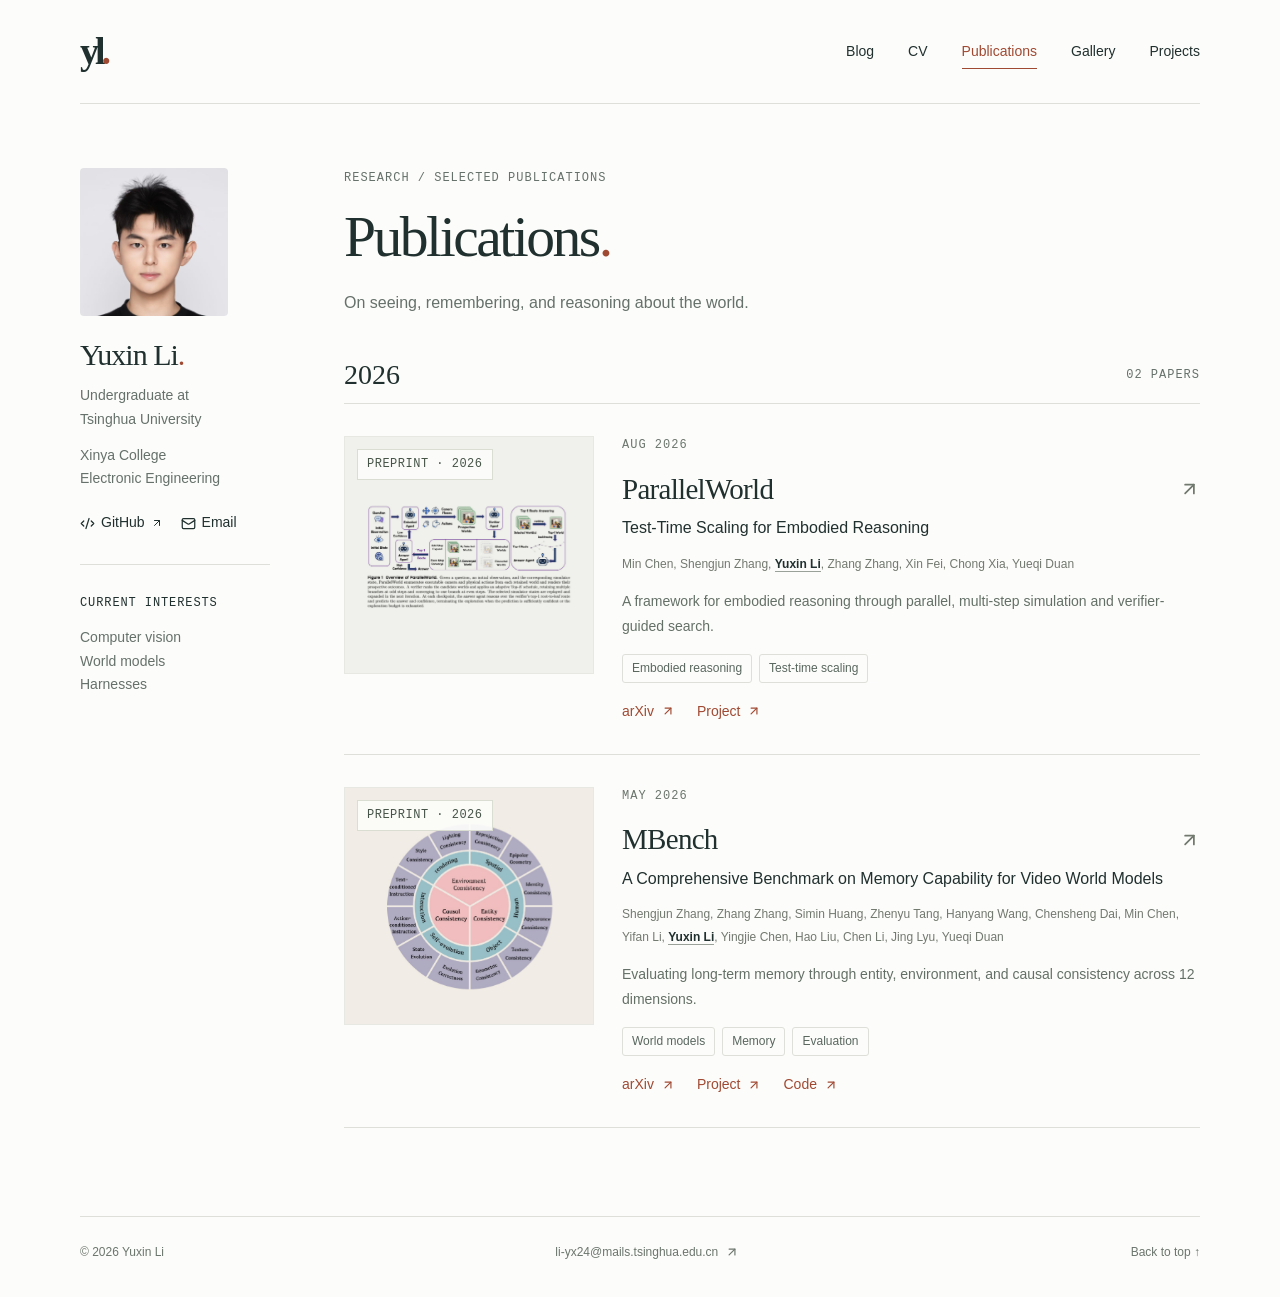
<file: docs/publications/index.html>
<!DOCTYPE html><html lang="en"><head><meta charSet="utf-8"/><meta name="viewport" content="width=device-width, initial-scale=1"/><link rel="preload" href="../images/yuxin-li.jpg" as="image"/><link rel="stylesheet" href="../_next/static/css/index.CFbYIABg.css" data-rsc-css-href="../_next/static/css/index.CFbYIABg.css" data-precedence="vite-rsc/importer-resources"/><title>Publications — Yuxin Li</title><meta name="description" content="Research on memory in video world models and test-time scaling for embodied reasoning."/><meta name="author" content="Yuxin Li"/><link rel="icon" href="../favicon.svg"/>
</head><body><div id="top"><a class="skip-link" href="#main">Skip to content</a><header class="site-header wrap"><a href="../" class="wordmark" aria-label="Yuxin Li, home">yl<span>.</span></a><nav aria-label="Main navigation"><a href="../blog/">Blog</a><a href="../cv/">CV</a><a href="../publications/" aria-current="page">Publications</a><a href="../gallery/">Gallery</a><a href="../projects/">Projects</a></nav></header><div class="archive-layout wrap"><aside class="profile-sidebar"><a href="../" aria-label="Back to Yuxin Li’s homepage"><img src="../images/yuxin-li.jpg" alt="Portrait of Yuxin Li" width="1280" height="1831"/></a><a class="profile-name" href="../">Yuxin Li<span class="accent">.</span></a><p>Undergraduate at<br/>Tsinghua University</p><p class="profile-affiliation">Xinya College<br/>Electronic Engineering</p><div class="profile-links"><a href="https://github.com/Cx300-fh" target="_blank" rel="noreferrer"><svg xmlns="http://www.w3.org/2000/svg" width="15" height="15" viewBox="0 0 24 24" fill="none" stroke="currentColor" stroke-width="2" stroke-linecap="round" stroke-linejoin="round" class="lucide lucide-code-xml" aria-hidden="true"><path d="m18 16 4-4-4-4"></path><path d="m6 8-4 4 4 4"></path><path d="m14.5 4-5 16"></path></svg> GitHub <svg xmlns="http://www.w3.org/2000/svg" width="12" height="12" viewBox="0 0 24 24" fill="none" stroke="currentColor" stroke-width="2" stroke-linecap="round" stroke-linejoin="round" class="lucide lucide-arrow-up-right" aria-hidden="true"><path d="M7 7h10v10"></path><path d="M7 17 17 7"></path></svg></a><a href="mailto:li-yx24@mails.tsinghua.edu.cn"><svg xmlns="http://www.w3.org/2000/svg" width="15" height="15" viewBox="0 0 24 24" fill="none" stroke="currentColor" stroke-width="2" stroke-linecap="round" stroke-linejoin="round" class="lucide lucide-mail" aria-hidden="true"><path d="m22 7-8.991 5.727a2 2 0 0 1-2.009 0L2 7"></path><rect x="2" y="4" width="20" height="16" rx="2"></rect></svg> Email</a></div><div class="sidebar-interests"><span class="eyebrow">CURRENT INTERESTS</span><p>Computer vision<br/>World models<br/>Harnesses</p></div></aside><main id="main" class="archive-main"><div class="page-heading"><p class="eyebrow">RESEARCH / SELECTED PUBLICATIONS</p><h1>Publications<span class="accent">.</span></h1><p>On seeing, remembering, and reasoning about the world.</p></div><div class="archive-year"><span>2026</span><span>02 PAPERS</span></div><div class="publication-list"><article class="paper" id="parallelworld"><a class="paper-visual parallelworld" href="https://chen-min-22.github.io/ParallelWorld-page/" target="_blank" rel="noreferrer" aria-label="ParallelWorld project page"><img src="../images/parallelworld.png" alt="ParallelWorld method: parallel future trajectories and verifier-guided selection" loading="lazy"/><span class="image-badge">PREPRINT · 2026</span></a><div class="paper-copy"><p class="paper-meta">AUG 2026</p><h3><a href="https://arxiv.org/abs/2608.22971" target="_blank" rel="noreferrer">ParallelWorld<svg xmlns="http://www.w3.org/2000/svg" width="24" height="24" viewBox="0 0 24 24" fill="none" stroke="currentColor" stroke-width="2" stroke-linecap="round" stroke-linejoin="round" class="lucide lucide-arrow-up-right" aria-hidden="true"><path d="M7 7h10v10"></path><path d="M7 17 17 7"></path></svg></a></h3><p class="paper-subtitle">Test-Time Scaling for Embodied Reasoning</p><p class="authors">Min Chen, Shengjun Zhang, <strong>Yuxin Li</strong>, Zhang Zhang, Xin Fei, Chong Xia, Yueqi Duan</p><p class="paper-description">A framework for embodied reasoning through parallel, multi-step simulation and verifier-guided search.</p><div class="tags"><span>Embodied reasoning</span><span>Test-time scaling</span></div><div class="paper-links"><a href="https://arxiv.org/abs/2608.22971" target="_blank" rel="noreferrer">arXiv <svg xmlns="http://www.w3.org/2000/svg" width="14" height="14" viewBox="0 0 24 24" fill="none" stroke="currentColor" stroke-width="2" stroke-linecap="round" stroke-linejoin="round" class="lucide lucide-arrow-up-right" aria-hidden="true"><path d="M7 7h10v10"></path><path d="M7 17 17 7"></path></svg></a><a href="https://chen-min-22.github.io/ParallelWorld-page/" target="_blank" rel="noreferrer">Project <svg xmlns="http://www.w3.org/2000/svg" width="14" height="14" viewBox="0 0 24 24" fill="none" stroke="currentColor" stroke-width="2" stroke-linecap="round" stroke-linejoin="round" class="lucide lucide-arrow-up-right" aria-hidden="true"><path d="M7 7h10v10"></path><path d="M7 17 17 7"></path></svg></a></div></div></article><article class="paper" id="mbench"><a class="paper-visual mbench" href="https://peanutup.github.io/MBench-project/" target="_blank" rel="noreferrer" aria-label="MBench project page"><img src="../images/mbench.jpg" alt="MBench taxonomy of entity, environment, and causal consistency" loading="lazy"/><span class="image-badge">PREPRINT · 2026</span></a><div class="paper-copy"><p class="paper-meta">MAY 2026</p><h3><a href="https://arxiv.org/abs/2606.00793" target="_blank" rel="noreferrer">MBench<svg xmlns="http://www.w3.org/2000/svg" width="24" height="24" viewBox="0 0 24 24" fill="none" stroke="currentColor" stroke-width="2" stroke-linecap="round" stroke-linejoin="round" class="lucide lucide-arrow-up-right" aria-hidden="true"><path d="M7 7h10v10"></path><path d="M7 17 17 7"></path></svg></a></h3><p class="paper-subtitle">A Comprehensive Benchmark on Memory Capability for Video World Models</p><p class="authors">Shengjun Zhang, Zhang Zhang, Simin Huang, Zhenyu Tang, Hanyang Wang, Chensheng Dai, Min Chen, Yifan Li, <strong>Yuxin Li</strong>, Yingjie Chen, Hao Liu, Chen Li, Jing Lyu, Yueqi Duan</p><p class="paper-description">Evaluating long-term memory through entity, environment, and causal consistency across 12 dimensions.</p><div class="tags"><span>World models</span><span>Memory</span><span>Evaluation</span></div><div class="paper-links"><a href="https://arxiv.org/abs/2606.00793" target="_blank" rel="noreferrer">arXiv <svg xmlns="http://www.w3.org/2000/svg" width="14" height="14" viewBox="0 0 24 24" fill="none" stroke="currentColor" stroke-width="2" stroke-linecap="round" stroke-linejoin="round" class="lucide lucide-arrow-up-right" aria-hidden="true"><path d="M7 7h10v10"></path><path d="M7 17 17 7"></path></svg></a><a href="https://peanutup.github.io/MBench-project/" target="_blank" rel="noreferrer">Project <svg xmlns="http://www.w3.org/2000/svg" width="14" height="14" viewBox="0 0 24 24" fill="none" stroke="currentColor" stroke-width="2" stroke-linecap="round" stroke-linejoin="round" class="lucide lucide-arrow-up-right" aria-hidden="true"><path d="M7 7h10v10"></path><path d="M7 17 17 7"></path></svg></a><a href="https://github.com/study-overflow/MBench" target="_blank" rel="noreferrer">Code <svg xmlns="http://www.w3.org/2000/svg" width="14" height="14" viewBox="0 0 24 24" fill="none" stroke="currentColor" stroke-width="2" stroke-linecap="round" stroke-linejoin="round" class="lucide lucide-arrow-up-right" aria-hidden="true"><path d="M7 7h10v10"></path><path d="M7 17 17 7"></path></svg></a></div></div></article></div></main></div><footer class="wrap"><p>© 2026 Yuxin Li</p><a href="mailto:li-yx24@mails.tsinghua.edu.cn">li-yx24@mails.tsinghua.edu.cn <svg xmlns="http://www.w3.org/2000/svg" width="14" height="14" viewBox="0 0 24 24" fill="none" stroke="currentColor" stroke-width="2" stroke-linecap="round" stroke-linejoin="round" class="lucide lucide-arrow-up-right" aria-hidden="true"><path d="M7 7h10v10"></path><path d="M7 17 17 7"></path></svg></a><a href="#top">Back to top ↑</a></footer></div><script src="../interactions.js" defer></script></body></html>
</file>
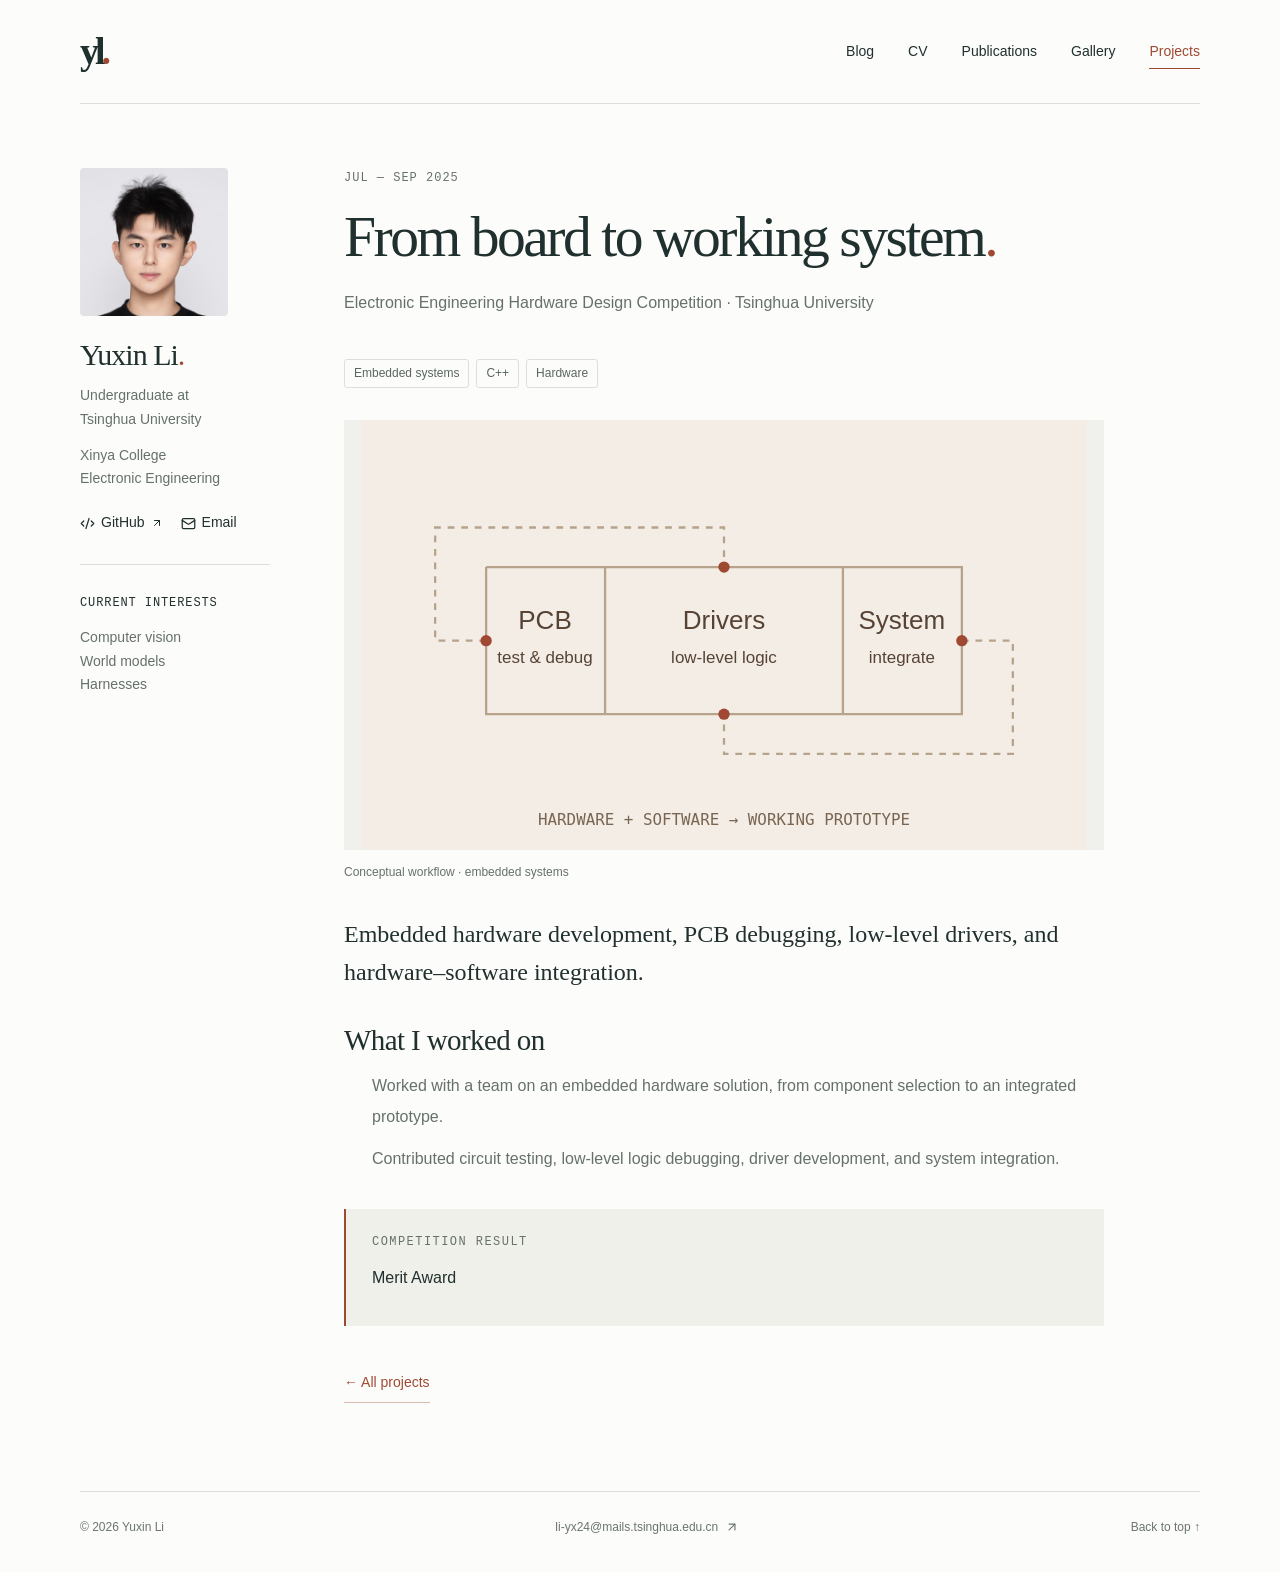
<file: docs/projects/embedded-hardware/index.html>
<!DOCTYPE html><html lang="en"><head><meta charSet="utf-8"/><meta name="viewport" content="width=device-width, initial-scale=1"/><link rel="preload" href="../../images/yuxin-li.jpg" as="image"/><link rel="preload" href="../../images/hardware.svg" as="image"/><link rel="stylesheet" href="../../_next/static/css/index.CFbYIABg.css" data-rsc-css-href="../../_next/static/css/index.CFbYIABg.css" data-precedence="vite-rsc/importer-resources"/><title>From board to working system — Yuxin Li</title><meta name="description" content="Embedded hardware development, PCB debugging, low-level drivers, and hardware–software integration."/><meta name="author" content="Yuxin Li"/><link rel="icon" href="../../favicon.svg"/>
</head><body><div id="top"><a class="skip-link" href="#main">Skip to content</a><header class="site-header wrap"><a href="../../" class="wordmark" aria-label="Yuxin Li, home">yl<span>.</span></a><nav aria-label="Main navigation"><a href="../../blog/">Blog</a><a href="../../cv/">CV</a><a href="../../publications/">Publications</a><a href="../../gallery/">Gallery</a><a href="../../projects/" aria-current="page">Projects</a></nav></header><div class="archive-layout wrap"><aside class="profile-sidebar"><a href="../../" aria-label="Back to Yuxin Li’s homepage"><img src="../../images/yuxin-li.jpg" alt="Portrait of Yuxin Li" width="1280" height="1831"/></a><a class="profile-name" href="../../">Yuxin Li<span class="accent">.</span></a><p>Undergraduate at<br/>Tsinghua University</p><p class="profile-affiliation">Xinya College<br/>Electronic Engineering</p><div class="profile-links"><a href="https://github.com/Cx300-fh" target="_blank" rel="noreferrer"><svg xmlns="http://www.w3.org/2000/svg" width="15" height="15" viewBox="0 0 24 24" fill="none" stroke="currentColor" stroke-width="2" stroke-linecap="round" stroke-linejoin="round" class="lucide lucide-code-xml" aria-hidden="true"><path d="m18 16 4-4-4-4"></path><path d="m6 8-4 4 4 4"></path><path d="m14.5 4-5 16"></path></svg> GitHub <svg xmlns="http://www.w3.org/2000/svg" width="12" height="12" viewBox="0 0 24 24" fill="none" stroke="currentColor" stroke-width="2" stroke-linecap="round" stroke-linejoin="round" class="lucide lucide-arrow-up-right" aria-hidden="true"><path d="M7 7h10v10"></path><path d="M7 17 17 7"></path></svg></a><a href="mailto:li-yx24@mails.tsinghua.edu.cn"><svg xmlns="http://www.w3.org/2000/svg" width="15" height="15" viewBox="0 0 24 24" fill="none" stroke="currentColor" stroke-width="2" stroke-linecap="round" stroke-linejoin="round" class="lucide lucide-mail" aria-hidden="true"><path d="m22 7-8.991 5.727a2 2 0 0 1-2.009 0L2 7"></path><rect x="2" y="4" width="20" height="16" rx="2"></rect></svg> Email</a></div><div class="sidebar-interests"><span class="eyebrow">CURRENT INTERESTS</span><p>Computer vision<br/>World models<br/>Harnesses</p></div></aside><main id="main" class="archive-main"><div class="page-heading"><p class="eyebrow">JUL — SEP 2025</p><h1>From board to working system<span class="accent">.</span></h1><p>Electronic Engineering Hardware Design Competition · Tsinghua University</p></div><article class="article-body"><div class="tags"><span>Embedded systems</span><span>C++</span><span>Hardware</span></div><figure class="article-figure project-figure"><img src="../../images/hardware.svg" alt="Workflow diagram from PCB debugging through drivers to hardware-software integration"/><figcaption>Conceptual workflow · <!-- -->embedded systems</figcaption></figure><p class="article-lead">Embedded hardware development, PCB debugging, low-level drivers, and hardware–software integration.</p><h2>What I worked on</h2><ul><li>Worked with a team on an embedded hardware solution, from component selection to an integrated prototype.</li><li>Contributed circuit testing, low-level logic debugging, driver development, and system integration.</li></ul><div class="result-note"><p class="eyebrow">COMPETITION RESULT</p><p>Merit Award</p></div><a class="text-link" href="../../projects/">← All projects</a></article></main></div><footer class="wrap"><p>© 2026 Yuxin Li</p><a href="mailto:li-yx24@mails.tsinghua.edu.cn">li-yx24@mails.tsinghua.edu.cn <svg xmlns="http://www.w3.org/2000/svg" width="14" height="14" viewBox="0 0 24 24" fill="none" stroke="currentColor" stroke-width="2" stroke-linecap="round" stroke-linejoin="round" class="lucide lucide-arrow-up-right" aria-hidden="true"><path d="M7 7h10v10"></path><path d="M7 17 17 7"></path></svg></a><a href="#top">Back to top ↑</a></footer></div><script src="../../interactions.js" defer></script></body></html>
</file>
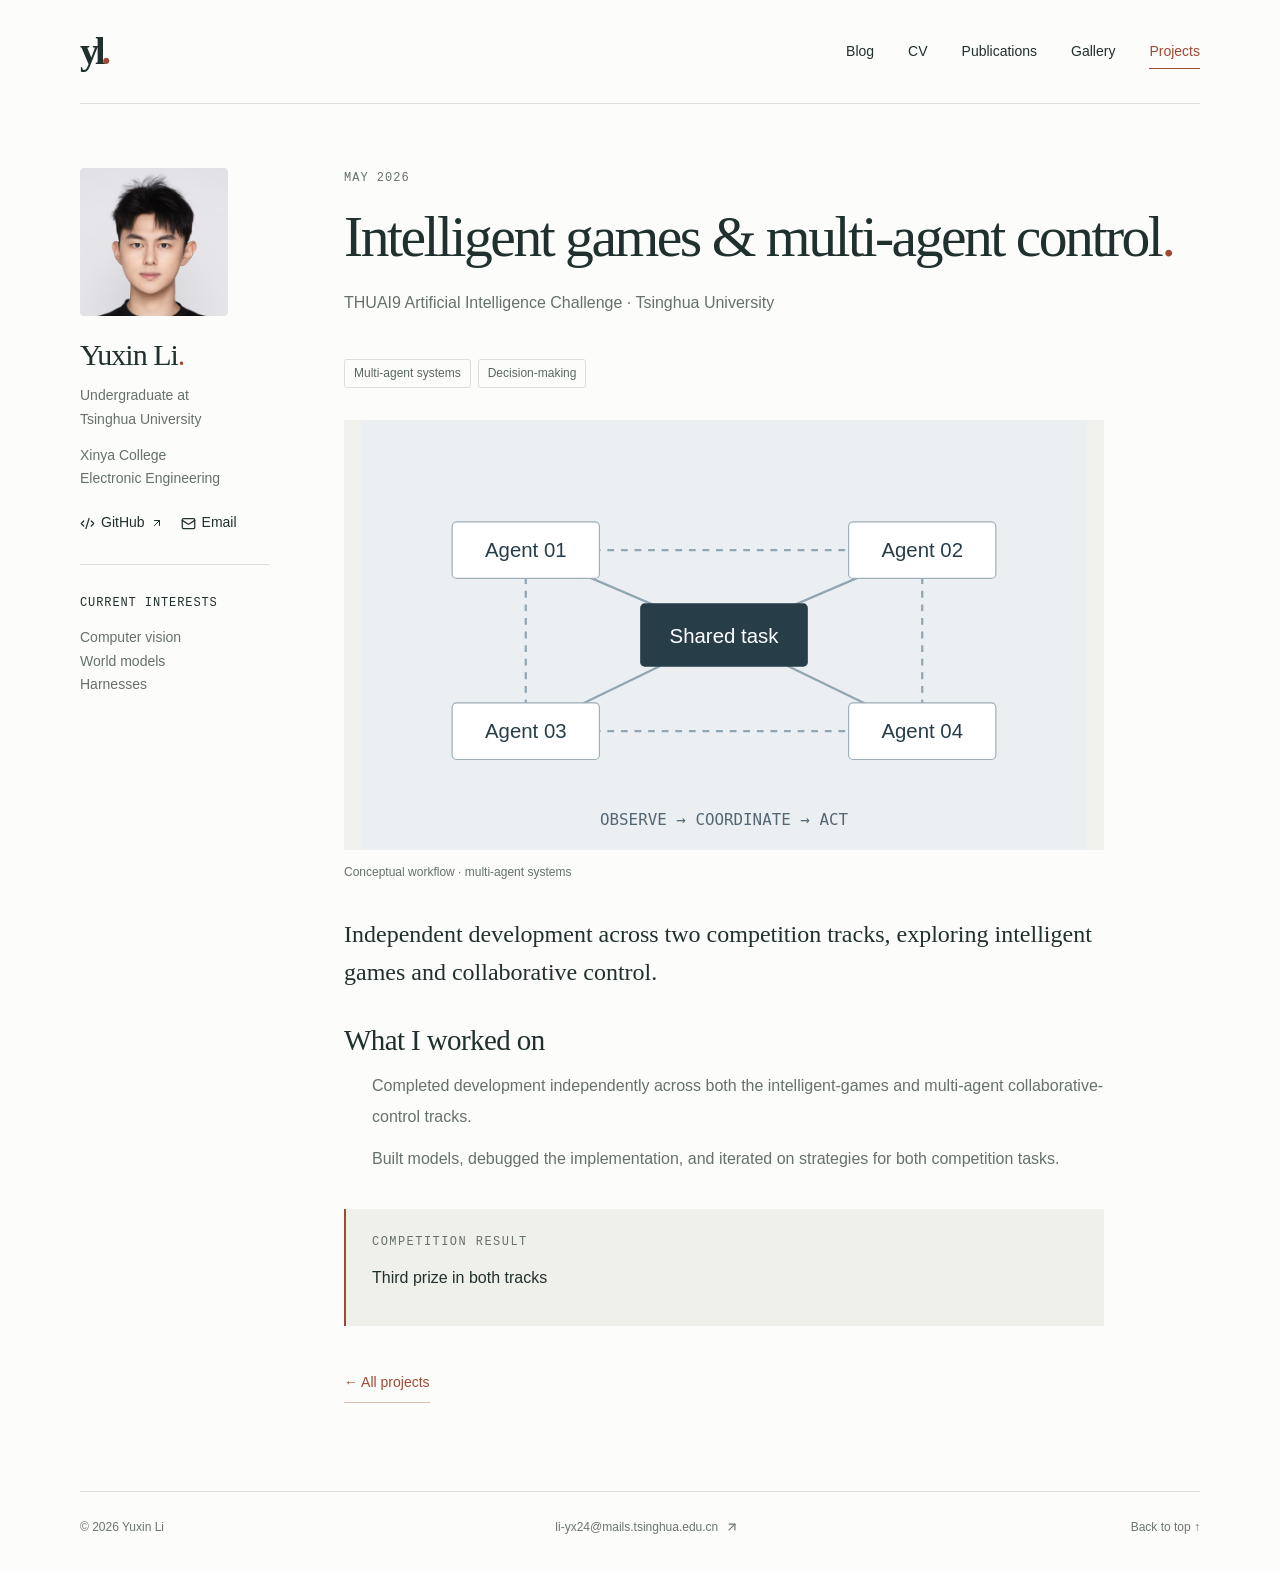
<file: docs/projects/multi-agent-control/index.html>
<!DOCTYPE html><html lang="en"><head><meta charSet="utf-8"/><meta name="viewport" content="width=device-width, initial-scale=1"/><link rel="preload" href="../../images/yuxin-li.jpg" as="image"/><link rel="preload" href="../../images/multi-agent.svg" as="image"/><link rel="stylesheet" href="../../_next/static/css/index.CFbYIABg.css" data-rsc-css-href="../../_next/static/css/index.CFbYIABg.css" data-precedence="vite-rsc/importer-resources"/><title>Intelligent games &amp; multi-agent control — Yuxin Li</title><meta name="description" content="Independent development across two competition tracks, exploring intelligent games and collaborative control."/><meta name="author" content="Yuxin Li"/><link rel="icon" href="../../favicon.svg"/>
</head><body><div id="top"><a class="skip-link" href="#main">Skip to content</a><header class="site-header wrap"><a href="../../" class="wordmark" aria-label="Yuxin Li, home">yl<span>.</span></a><nav aria-label="Main navigation"><a href="../../blog/">Blog</a><a href="../../cv/">CV</a><a href="../../publications/">Publications</a><a href="../../gallery/">Gallery</a><a href="../../projects/" aria-current="page">Projects</a></nav></header><div class="archive-layout wrap"><aside class="profile-sidebar"><a href="../../" aria-label="Back to Yuxin Li’s homepage"><img src="../../images/yuxin-li.jpg" alt="Portrait of Yuxin Li" width="1280" height="1831"/></a><a class="profile-name" href="../../">Yuxin Li<span class="accent">.</span></a><p>Undergraduate at<br/>Tsinghua University</p><p class="profile-affiliation">Xinya College<br/>Electronic Engineering</p><div class="profile-links"><a href="https://github.com/Cx300-fh" target="_blank" rel="noreferrer"><svg xmlns="http://www.w3.org/2000/svg" width="15" height="15" viewBox="0 0 24 24" fill="none" stroke="currentColor" stroke-width="2" stroke-linecap="round" stroke-linejoin="round" class="lucide lucide-code-xml" aria-hidden="true"><path d="m18 16 4-4-4-4"></path><path d="m6 8-4 4 4 4"></path><path d="m14.5 4-5 16"></path></svg> GitHub <svg xmlns="http://www.w3.org/2000/svg" width="12" height="12" viewBox="0 0 24 24" fill="none" stroke="currentColor" stroke-width="2" stroke-linecap="round" stroke-linejoin="round" class="lucide lucide-arrow-up-right" aria-hidden="true"><path d="M7 7h10v10"></path><path d="M7 17 17 7"></path></svg></a><a href="mailto:li-yx24@mails.tsinghua.edu.cn"><svg xmlns="http://www.w3.org/2000/svg" width="15" height="15" viewBox="0 0 24 24" fill="none" stroke="currentColor" stroke-width="2" stroke-linecap="round" stroke-linejoin="round" class="lucide lucide-mail" aria-hidden="true"><path d="m22 7-8.991 5.727a2 2 0 0 1-2.009 0L2 7"></path><rect x="2" y="4" width="20" height="16" rx="2"></rect></svg> Email</a></div><div class="sidebar-interests"><span class="eyebrow">CURRENT INTERESTS</span><p>Computer vision<br/>World models<br/>Harnesses</p></div></aside><main id="main" class="archive-main"><div class="page-heading"><p class="eyebrow">MAY 2026</p><h1>Intelligent games &amp; multi-agent control<span class="accent">.</span></h1><p>THUAI9 Artificial Intelligence Challenge · Tsinghua University</p></div><article class="article-body"><div class="tags"><span>Multi-agent systems</span><span>Decision-making</span></div><figure class="article-figure project-figure"><img src="../../images/multi-agent.svg" alt="Conceptual diagram of multiple agents coordinating around a shared task"/><figcaption>Conceptual workflow · <!-- -->multi-agent systems</figcaption></figure><p class="article-lead">Independent development across two competition tracks, exploring intelligent games and collaborative control.</p><h2>What I worked on</h2><ul><li>Completed development independently across both the intelligent-games and multi-agent collaborative-control tracks.</li><li>Built models, debugged the implementation, and iterated on strategies for both competition tasks.</li></ul><div class="result-note"><p class="eyebrow">COMPETITION RESULT</p><p>Third prize in both tracks</p></div><a class="text-link" href="../../projects/">← All projects</a></article></main></div><footer class="wrap"><p>© 2026 Yuxin Li</p><a href="mailto:li-yx24@mails.tsinghua.edu.cn">li-yx24@mails.tsinghua.edu.cn <svg xmlns="http://www.w3.org/2000/svg" width="14" height="14" viewBox="0 0 24 24" fill="none" stroke="currentColor" stroke-width="2" stroke-linecap="round" stroke-linejoin="round" class="lucide lucide-arrow-up-right" aria-hidden="true"><path d="M7 7h10v10"></path><path d="M7 17 17 7"></path></svg></a><a href="#top">Back to top ↑</a></footer></div><script src="../../interactions.js" defer></script></body></html>
</file>
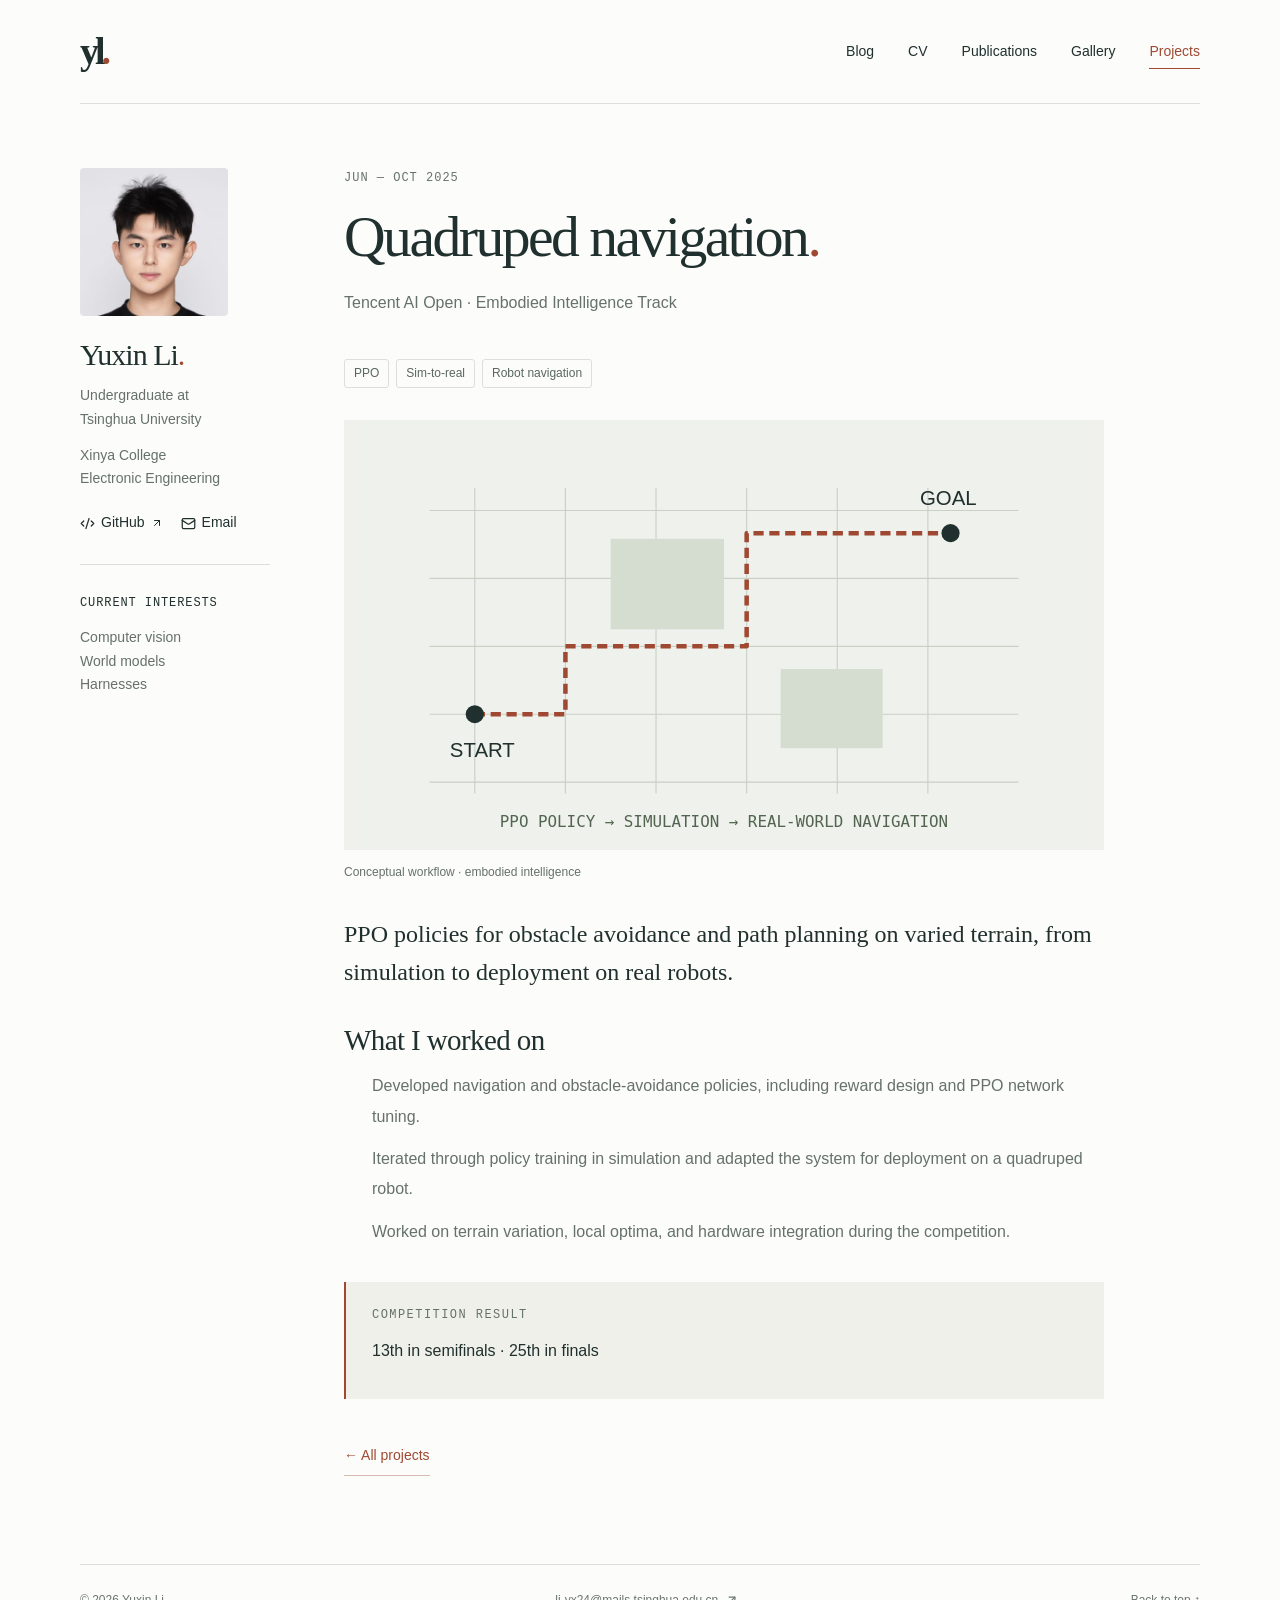
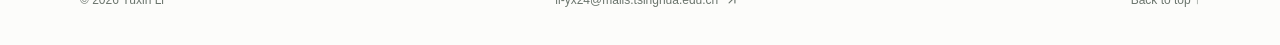
<file: docs/projects/quadruped-navigation/index.html>
<!DOCTYPE html><html lang="en"><head><meta charSet="utf-8"/><meta name="viewport" content="width=device-width, initial-scale=1"/><link rel="preload" href="../../images/yuxin-li.jpg" as="image"/><link rel="preload" href="../../images/navigation.svg" as="image"/><link rel="stylesheet" href="../../_next/static/css/index.CFbYIABg.css" data-rsc-css-href="../../_next/static/css/index.CFbYIABg.css" data-precedence="vite-rsc/importer-resources"/><title>Quadruped navigation — Yuxin Li</title><meta name="description" content="PPO policies for obstacle avoidance and path planning on varied terrain, from simulation to deployment on real robots."/><meta name="author" content="Yuxin Li"/><link rel="icon" href="../../favicon.svg"/>
</head><body><div id="top"><a class="skip-link" href="#main">Skip to content</a><header class="site-header wrap"><a href="../../" class="wordmark" aria-label="Yuxin Li, home">yl<span>.</span></a><nav aria-label="Main navigation"><a href="../../blog/">Blog</a><a href="../../cv/">CV</a><a href="../../publications/">Publications</a><a href="../../gallery/">Gallery</a><a href="../../projects/" aria-current="page">Projects</a></nav></header><div class="archive-layout wrap"><aside class="profile-sidebar"><a href="../../" aria-label="Back to Yuxin Li’s homepage"><img src="../../images/yuxin-li.jpg" alt="Portrait of Yuxin Li" width="1280" height="1831"/></a><a class="profile-name" href="../../">Yuxin Li<span class="accent">.</span></a><p>Undergraduate at<br/>Tsinghua University</p><p class="profile-affiliation">Xinya College<br/>Electronic Engineering</p><div class="profile-links"><a href="https://github.com/Cx300-fh" target="_blank" rel="noreferrer"><svg xmlns="http://www.w3.org/2000/svg" width="15" height="15" viewBox="0 0 24 24" fill="none" stroke="currentColor" stroke-width="2" stroke-linecap="round" stroke-linejoin="round" class="lucide lucide-code-xml" aria-hidden="true"><path d="m18 16 4-4-4-4"></path><path d="m6 8-4 4 4 4"></path><path d="m14.5 4-5 16"></path></svg> GitHub <svg xmlns="http://www.w3.org/2000/svg" width="12" height="12" viewBox="0 0 24 24" fill="none" stroke="currentColor" stroke-width="2" stroke-linecap="round" stroke-linejoin="round" class="lucide lucide-arrow-up-right" aria-hidden="true"><path d="M7 7h10v10"></path><path d="M7 17 17 7"></path></svg></a><a href="mailto:li-yx24@mails.tsinghua.edu.cn"><svg xmlns="http://www.w3.org/2000/svg" width="15" height="15" viewBox="0 0 24 24" fill="none" stroke="currentColor" stroke-width="2" stroke-linecap="round" stroke-linejoin="round" class="lucide lucide-mail" aria-hidden="true"><path d="m22 7-8.991 5.727a2 2 0 0 1-2.009 0L2 7"></path><rect x="2" y="4" width="20" height="16" rx="2"></rect></svg> Email</a></div><div class="sidebar-interests"><span class="eyebrow">CURRENT INTERESTS</span><p>Computer vision<br/>World models<br/>Harnesses</p></div></aside><main id="main" class="archive-main"><div class="page-heading"><p class="eyebrow">JUN — OCT 2025</p><h1>Quadruped navigation<span class="accent">.</span></h1><p>Tencent AI Open · Embodied Intelligence Track</p></div><article class="article-body"><div class="tags"><span>PPO</span><span>Sim-to-real</span><span>Robot navigation</span></div><figure class="article-figure project-figure"><img src="../../images/navigation.svg" alt="Workflow diagram connecting PPO policy training, simulation, and real-robot navigation"/><figcaption>Conceptual workflow · <!-- -->embodied intelligence</figcaption></figure><p class="article-lead">PPO policies for obstacle avoidance and path planning on varied terrain, from simulation to deployment on real robots.</p><h2>What I worked on</h2><ul><li>Developed navigation and obstacle-avoidance policies, including reward design and PPO network tuning.</li><li>Iterated through policy training in simulation and adapted the system for deployment on a quadruped robot.</li><li>Worked on terrain variation, local optima, and hardware integration during the competition.</li></ul><div class="result-note"><p class="eyebrow">COMPETITION RESULT</p><p>13th in semifinals · 25th in finals</p></div><a class="text-link" href="../../projects/">← All projects</a></article></main></div><footer class="wrap"><p>© 2026 Yuxin Li</p><a href="mailto:li-yx24@mails.tsinghua.edu.cn">li-yx24@mails.tsinghua.edu.cn <svg xmlns="http://www.w3.org/2000/svg" width="14" height="14" viewBox="0 0 24 24" fill="none" stroke="currentColor" stroke-width="2" stroke-linecap="round" stroke-linejoin="round" class="lucide lucide-arrow-up-right" aria-hidden="true"><path d="M7 7h10v10"></path><path d="M7 17 17 7"></path></svg></a><a href="#top">Back to top ↑</a></footer></div><script src="../../interactions.js" defer></script></body></html>
</file>
